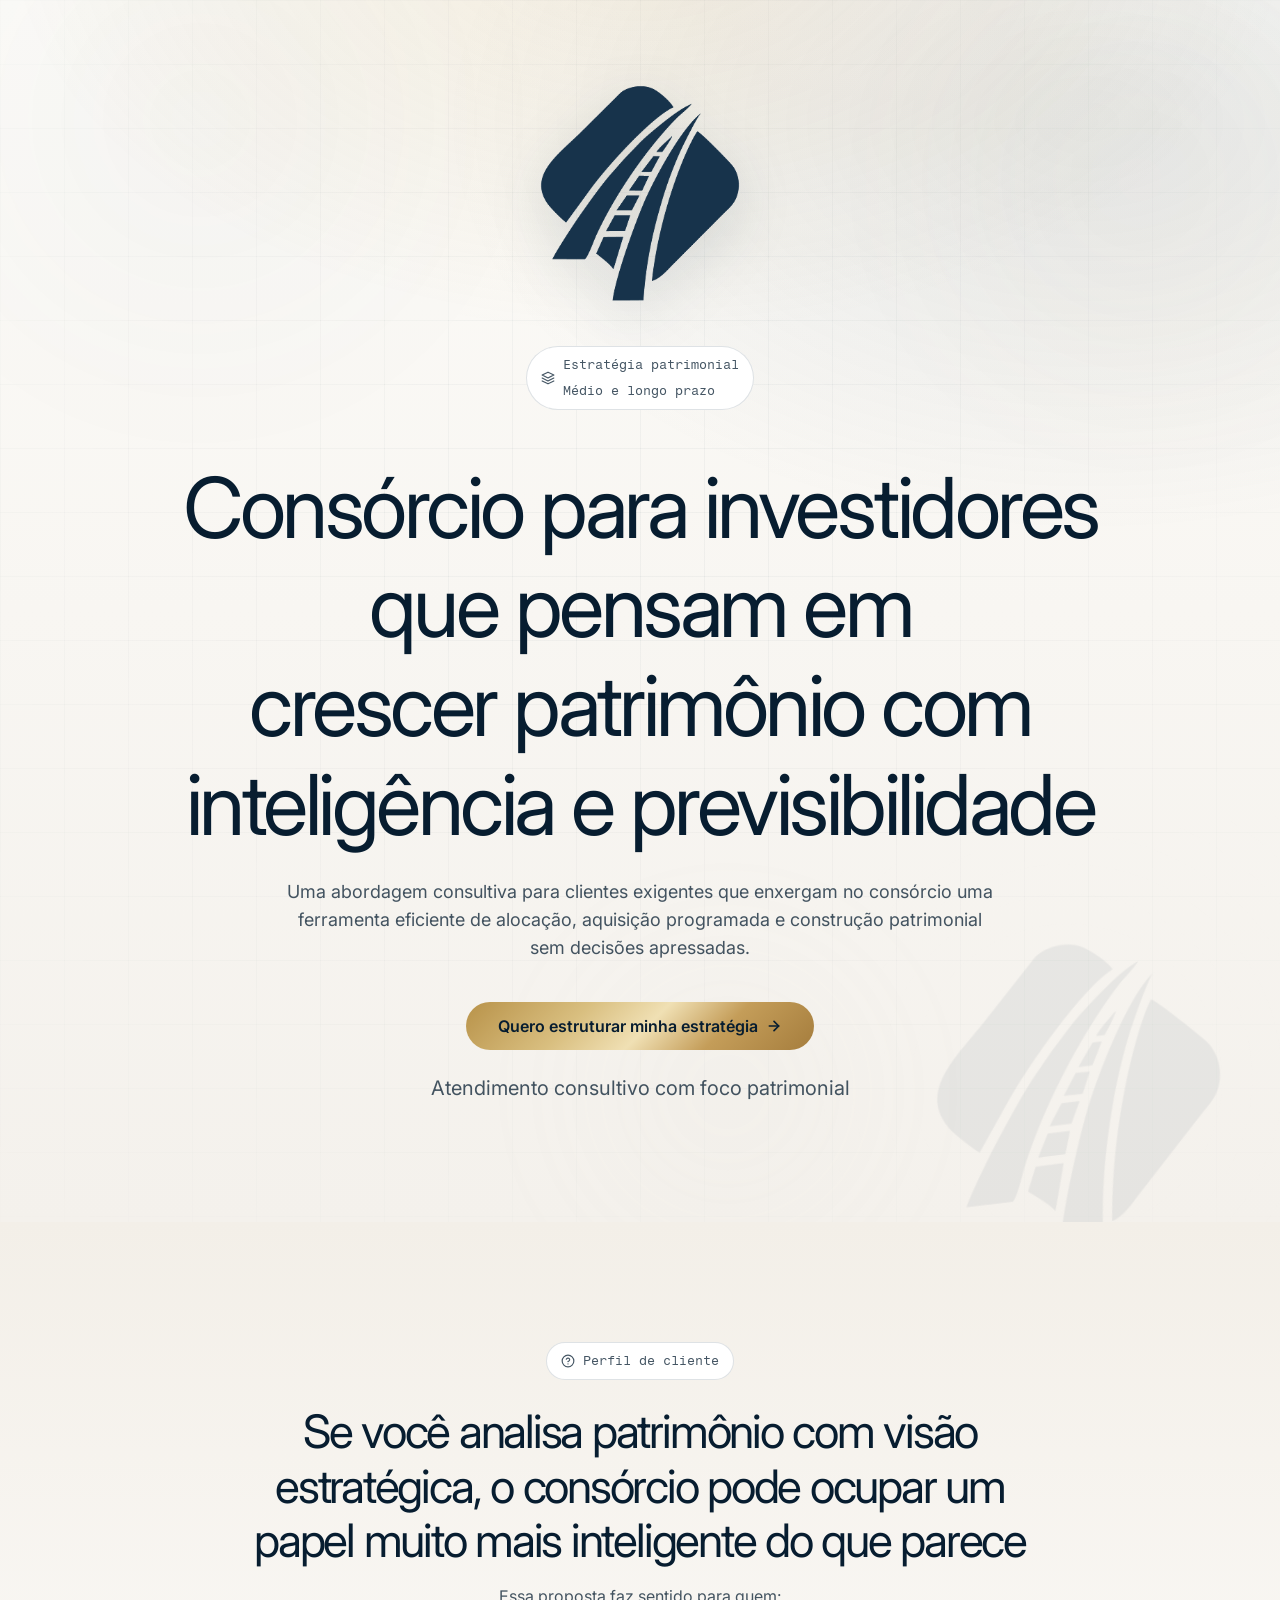
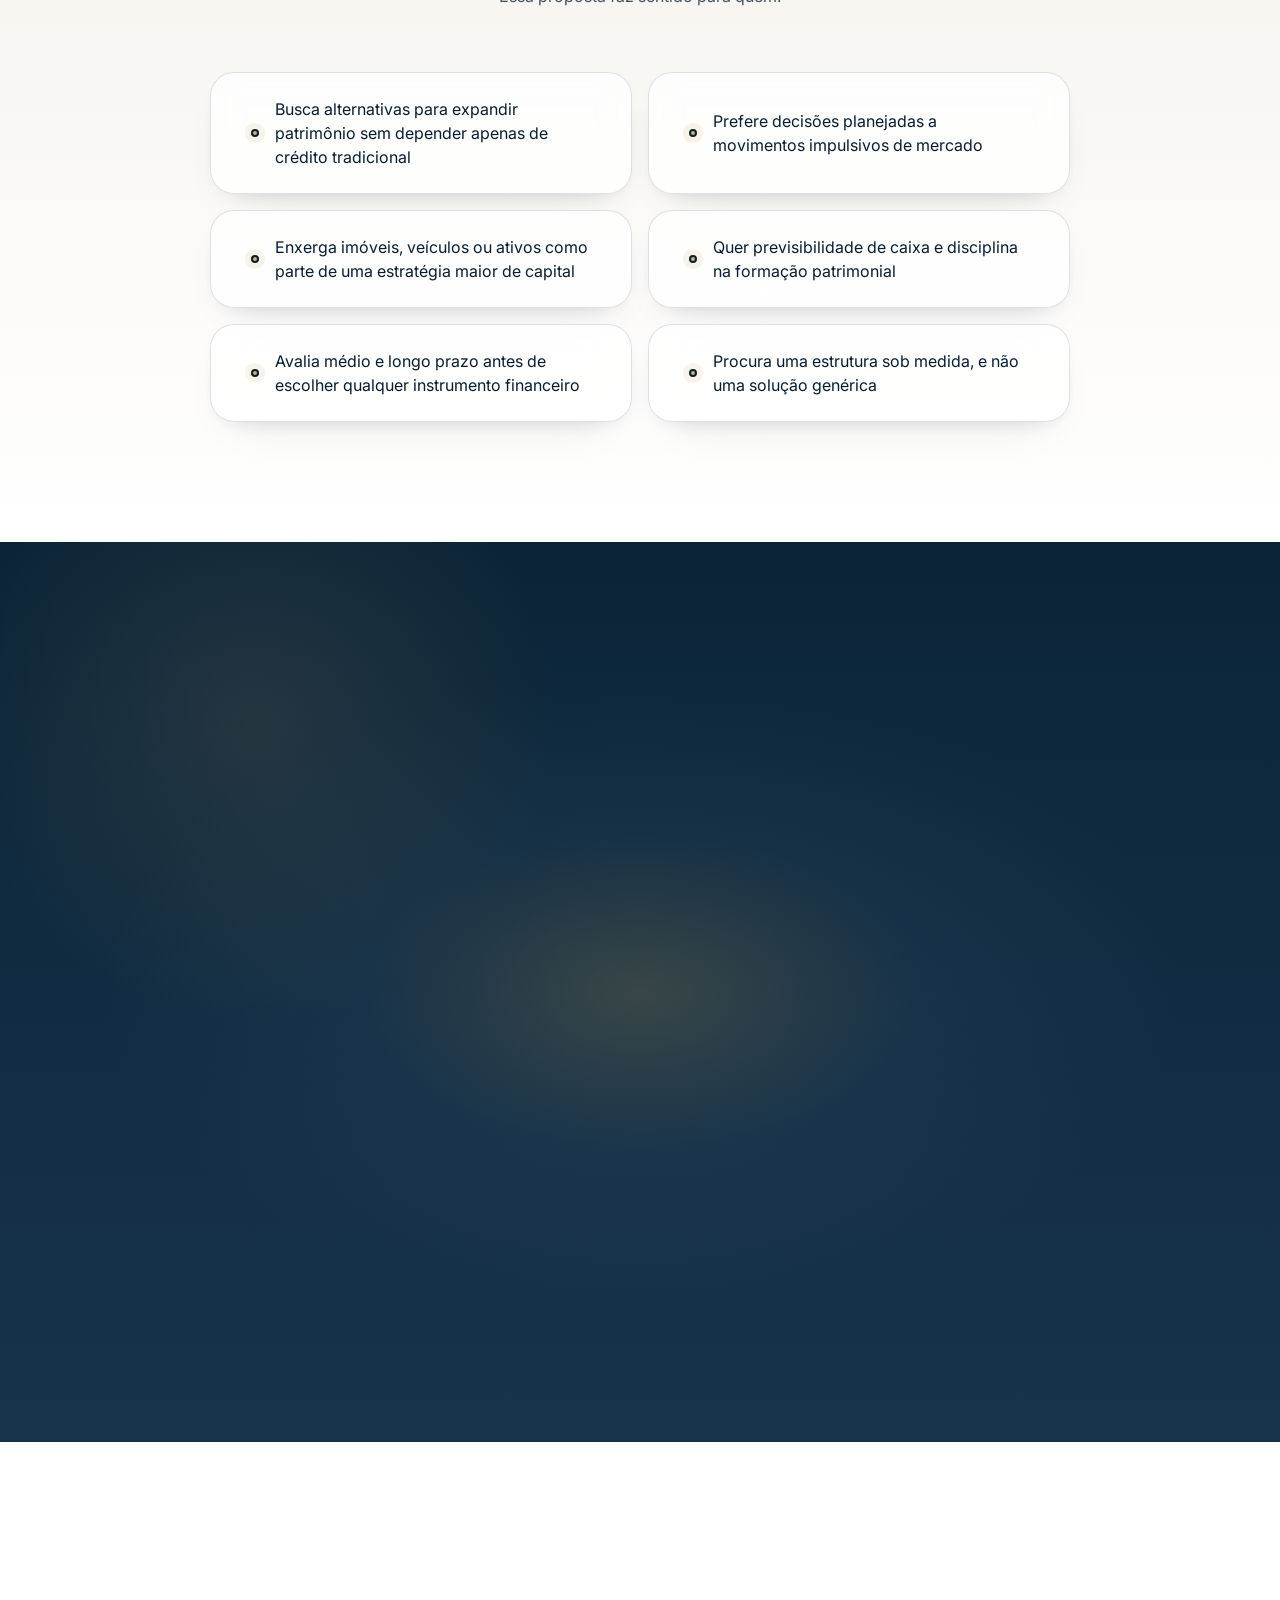
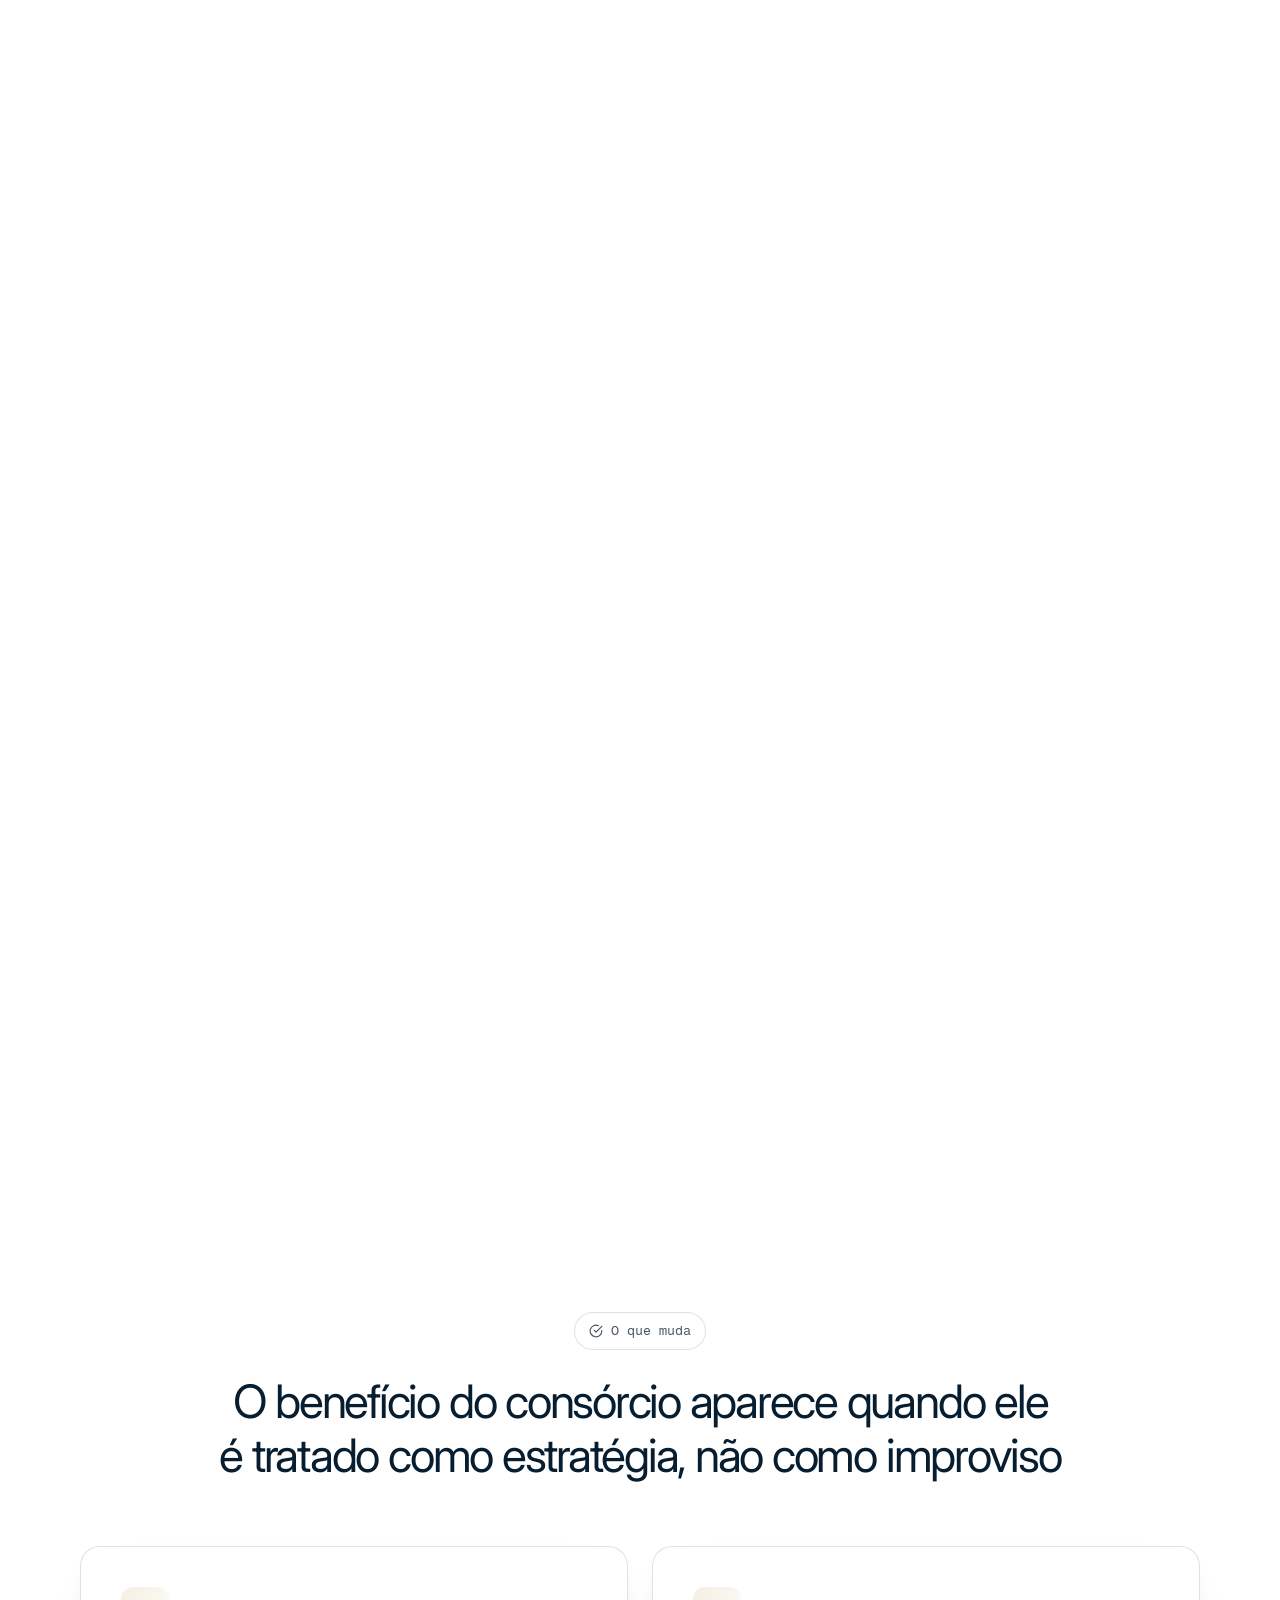
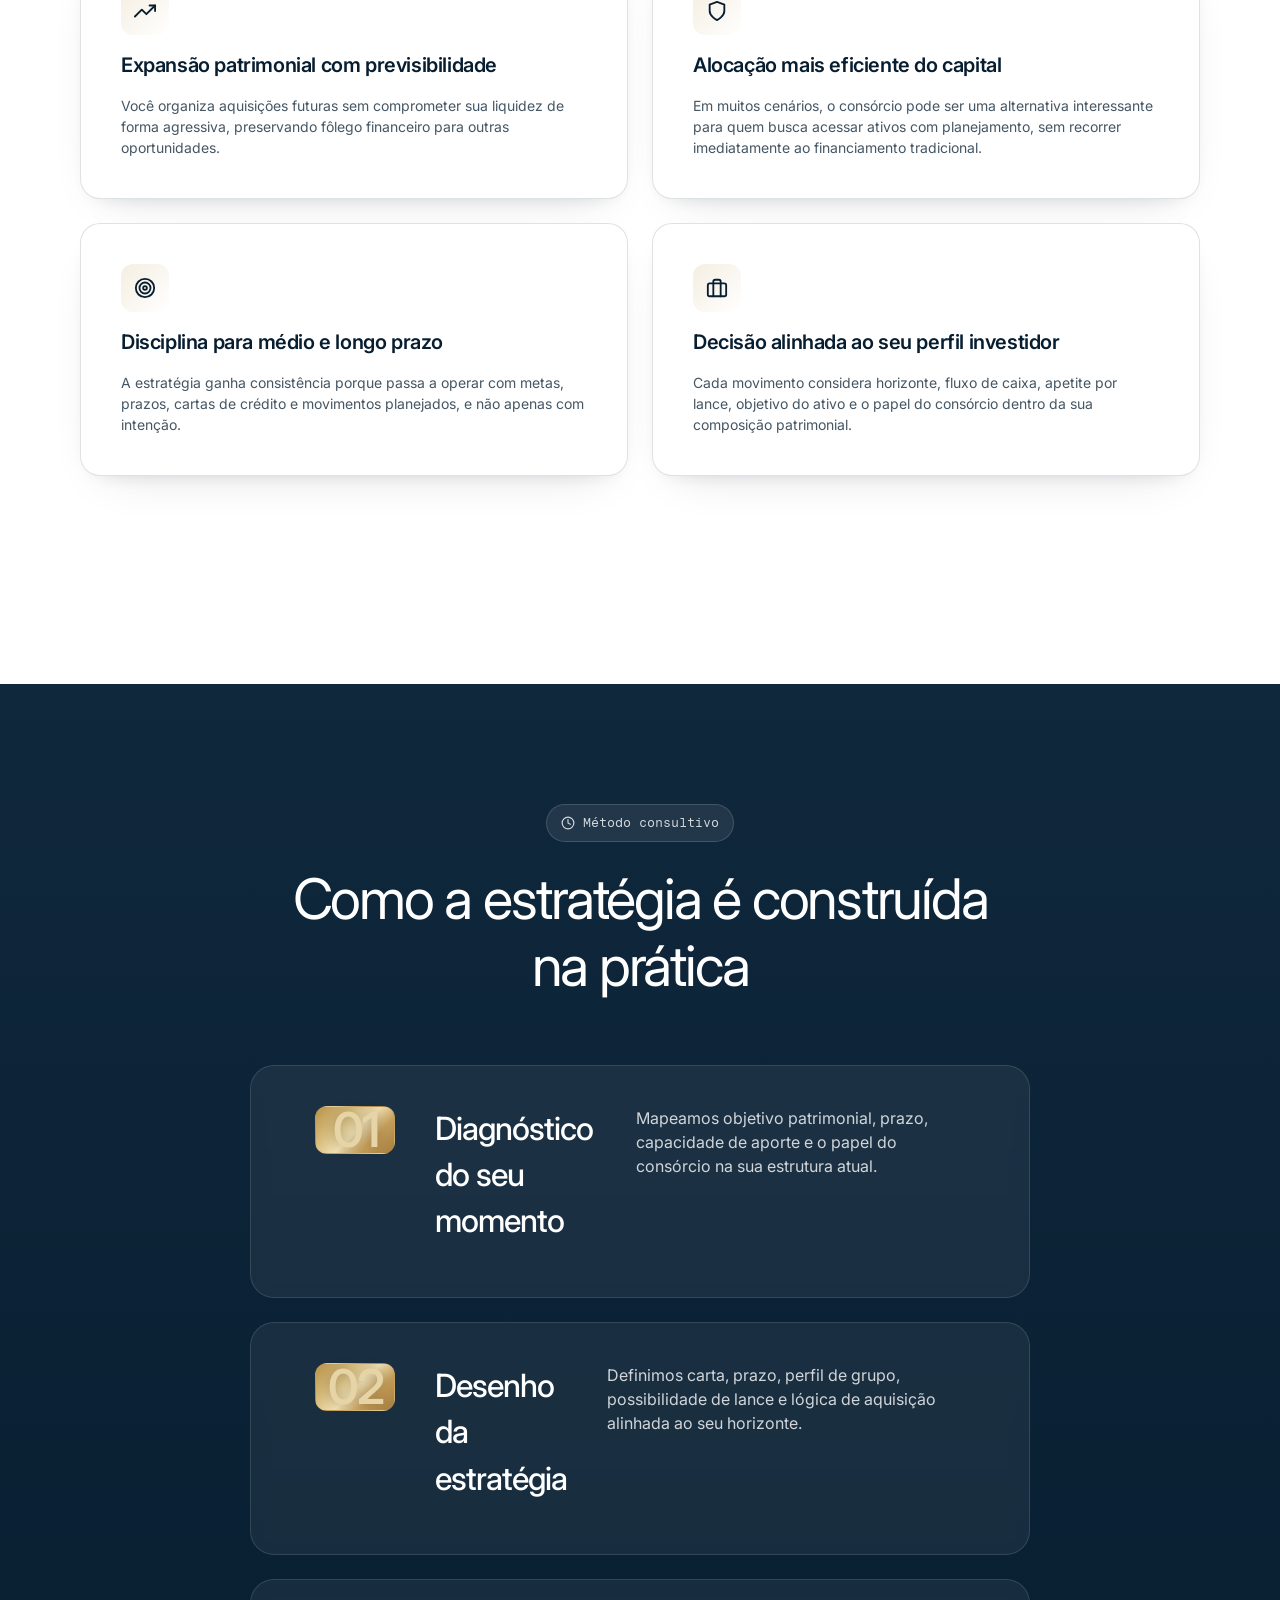
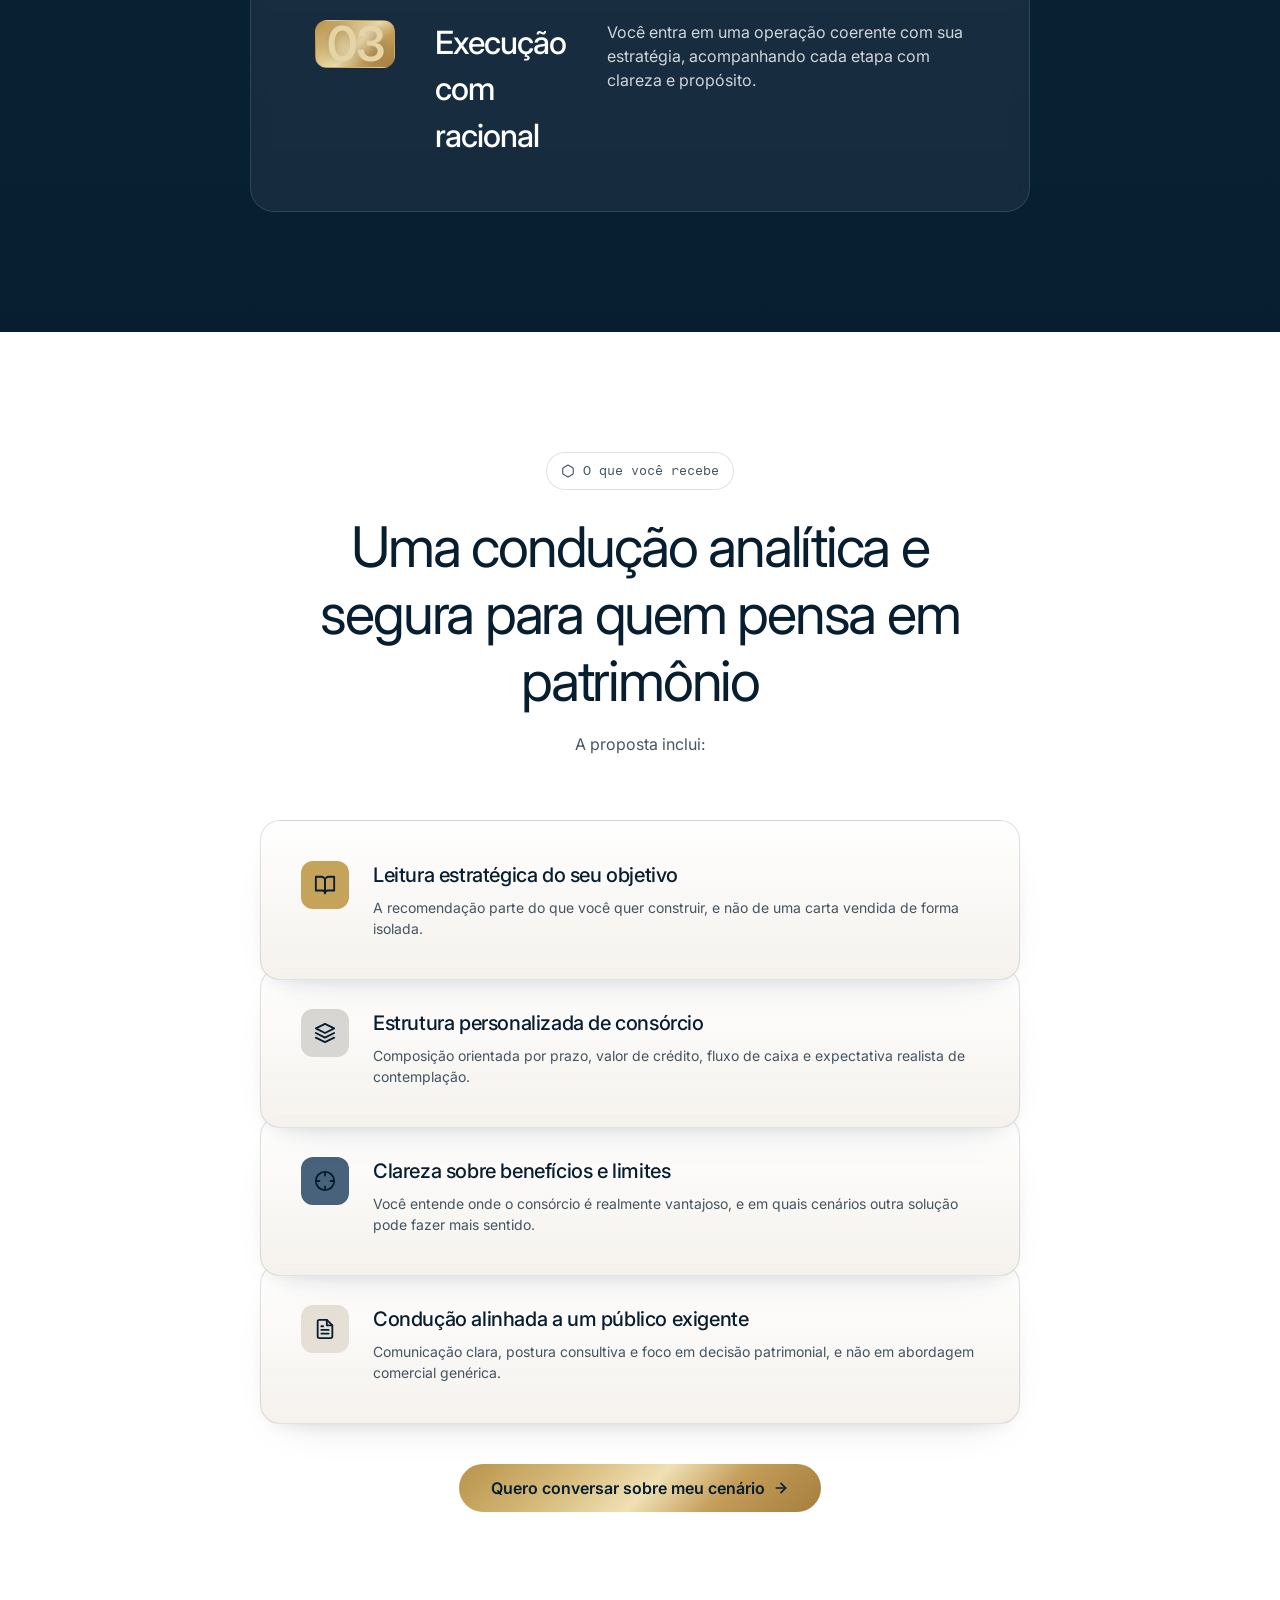
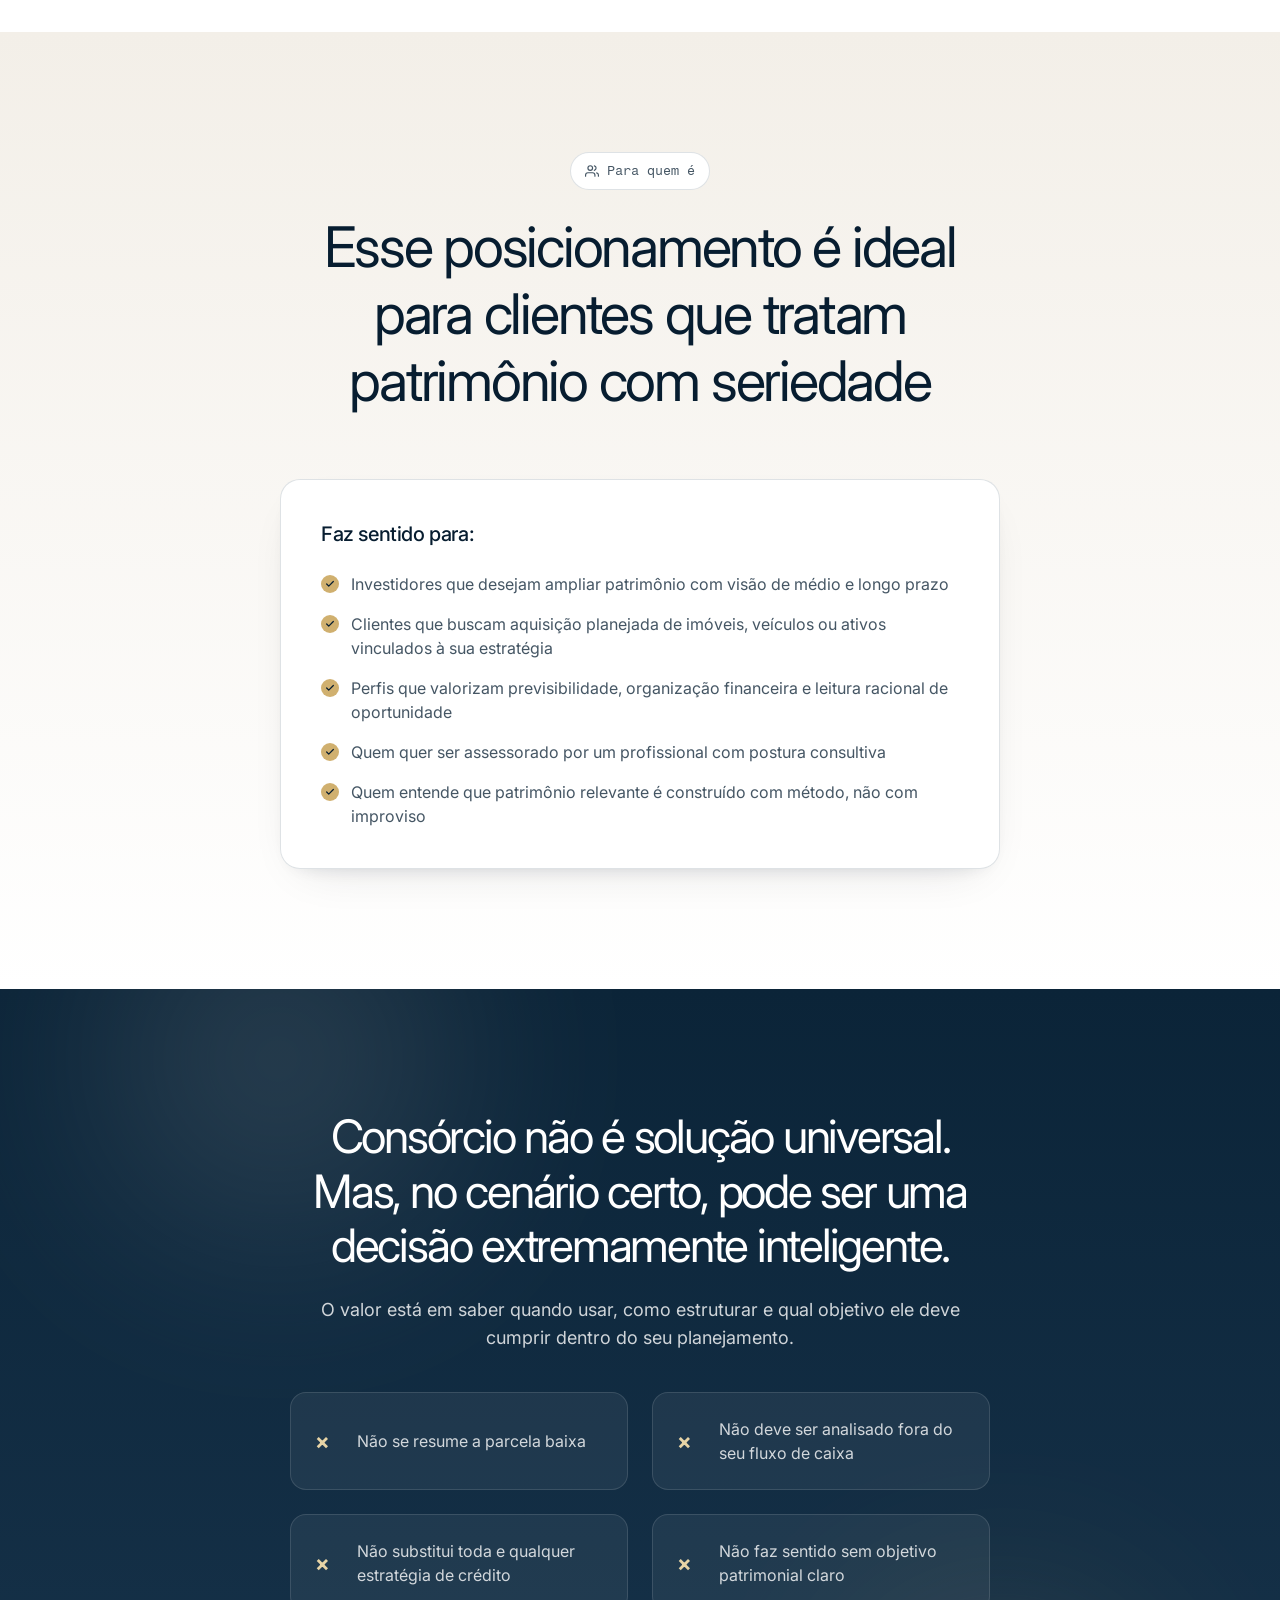
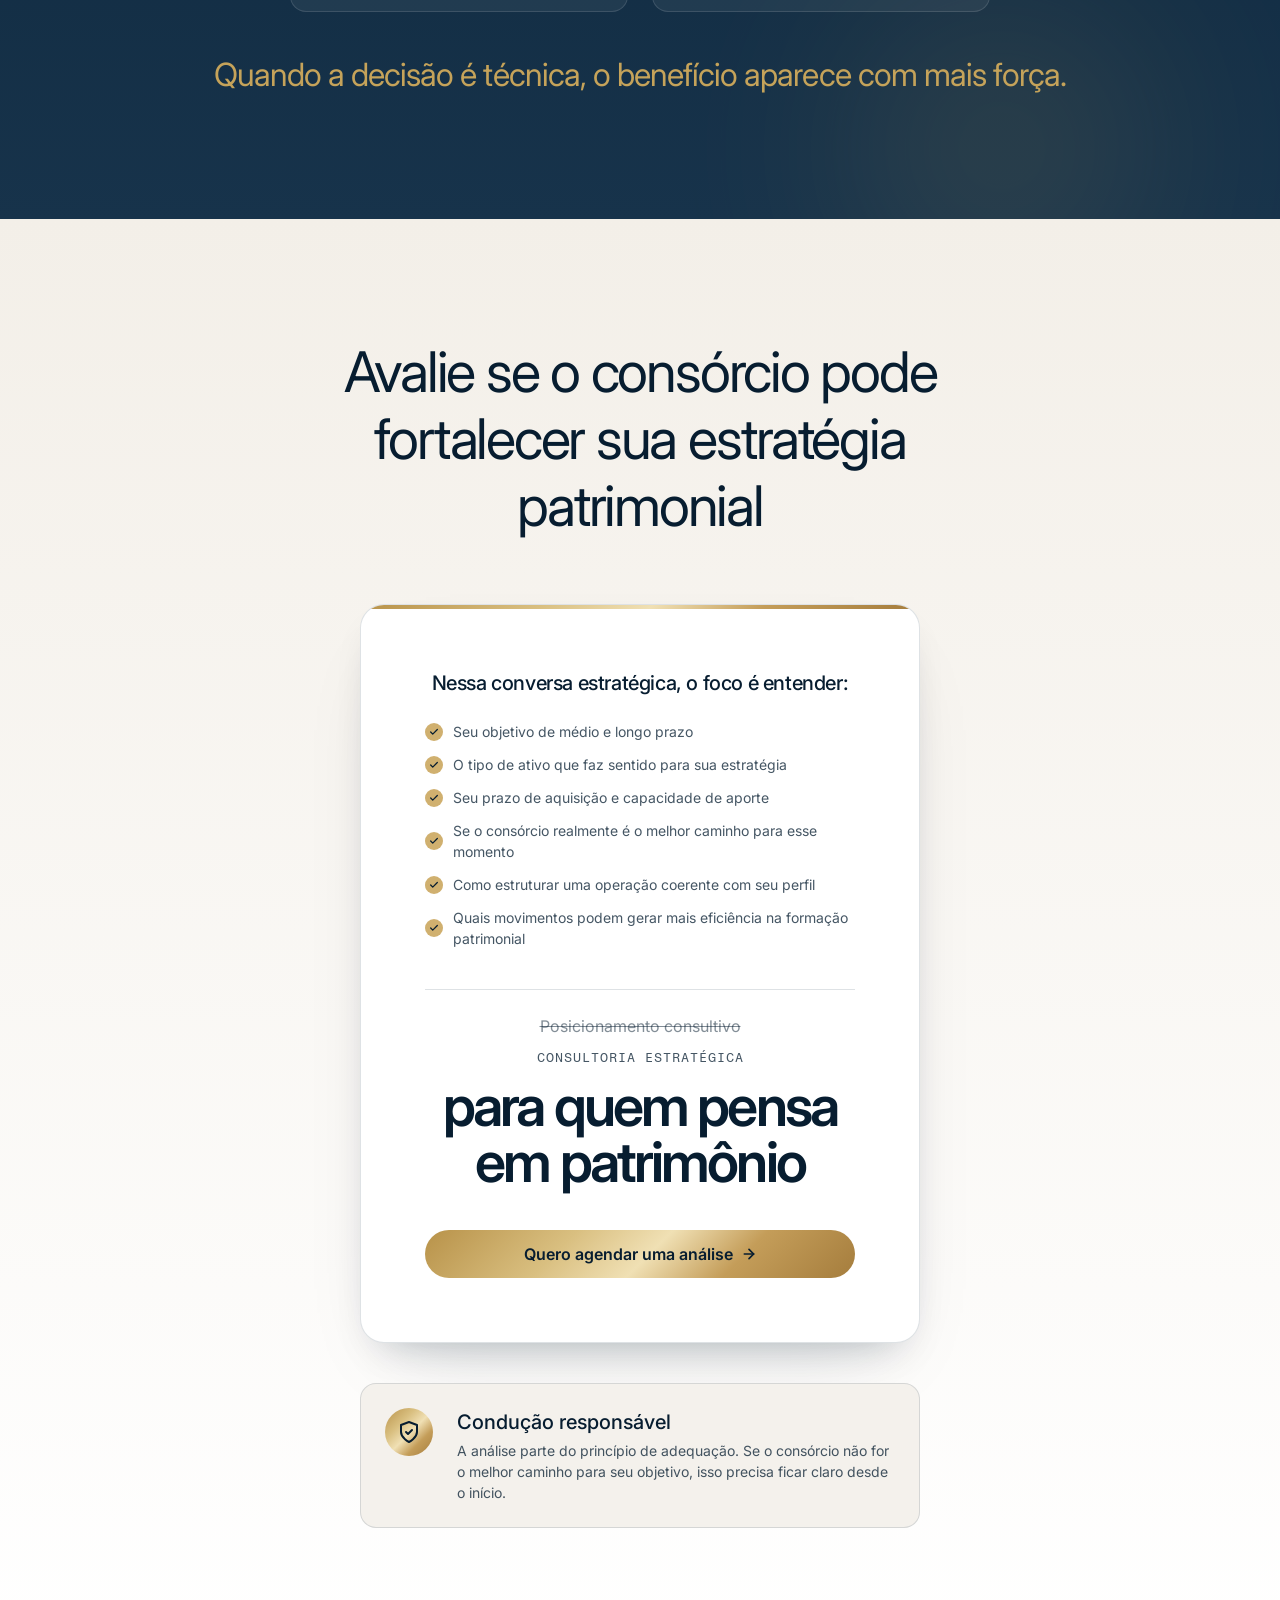
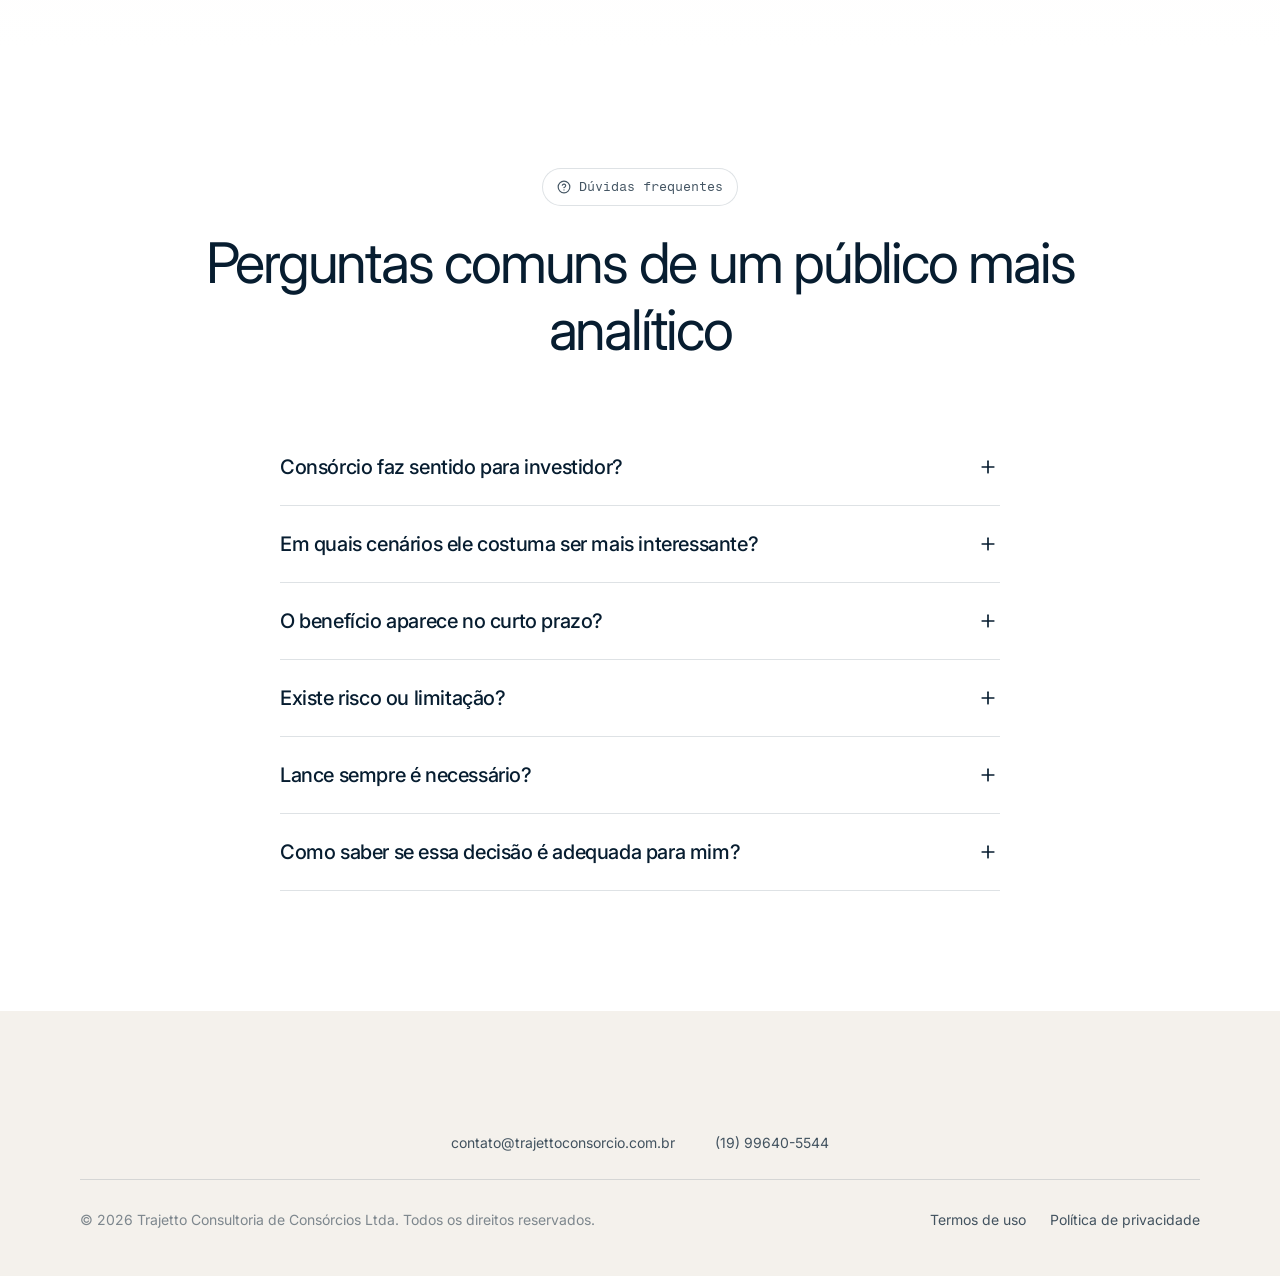
<file: index.html>
<!DOCTYPE html>
<html lang="pt-BR">
<head>
  <meta charset="UTF-8">
  <meta name="viewport" content="width=device-width, initial-scale=1.0">
  <title>Consórcio Estratégico para Investidores | Médio e Longo Prazo</title>
  <meta name="description" content="Estruture uma estratégia de consórcio voltada para investidores que buscam expansão patrimonial, previsibilidade e decisões inteligentes no médio e longo prazo.">

  <link rel="preconnect" href="https://fonts.googleapis.com">
  <link rel="preconnect" href="https://fonts.gstatic.com" crossorigin>
  <link rel="preconnect" href="https://framerusercontent.com">

  <link rel="stylesheet" href="https://fonts.googleapis.com/css2?family=Inter:wght@400;500;600;700&family=Fragment+Mono&display=swap">

  <link rel="icon" type="image/png" sizes="32x32" href="assets/img/favicon/favicon-32x32.png">
  <link rel="icon" type="image/png" sizes="16x16" href="assets/img/favicon/favicon-16x16.png">
  <link rel="apple-touch-icon" sizes="180x180" href="assets/img/favicon/apple-touch-icon.png">

  <script>document.documentElement.classList.add('js-ready')</script>
  <link rel="stylesheet" href="assets/css/variables.css">
  <link rel="stylesheet" href="assets/css/typography.css">
  <link rel="stylesheet" href="assets/css/components.css">
  <link rel="stylesheet" href="assets/css/animations.css">
  <link rel="stylesheet" href="assets/css/effects.css">
  <link rel="stylesheet" href="assets/css/page.css">
</head>
<body>

  <section class="kit-section hero-section" style="padding-top: 80px;">
    <div class="hero-bg" aria-hidden="true">
      <div class="hero-orb hero-orb--1"></div>
      <div class="hero-orb hero-orb--2"></div>
      <div class="hero-orb hero-orb--3"></div>
      <div class="hero-grid"></div>
      <div class="hero-watermark">
        <img src="assets/img/logo-watermark.png" alt="" class="hero-watermark__image">
      </div>
    </div>

    <div class="kit-container" style="text-align: center;">
      <div class="hero-brand" data-anim="fade-in">
        <img src="assets/img/sublogo-trajetto.png" alt="Trajetto Consultoria de Consórcios" class="hero-brand__logo">
      </div>
      <div data-anim="fade-in">
        <span class="kit-section-header__badge">
          <svg width="14" height="14" viewBox="0 0 24 24" fill="none" stroke="currentColor" stroke-width="2" stroke-linecap="round" stroke-linejoin="round"><path d="M12 2L2 7l10 5 10-5-10-5z"/><path d="M2 17l10 5 10-5"/><path d="M2 12l10 5 10-5"/></svg>
          <span class="hero-badge-text">
            <span>Estratégia patrimonial</span>
            <span>Médio e longo prazo</span>
          </span>
        </span>
      </div>
      <h1 class="kit-h1" data-anim="fade-in" data-anim-delay="1" style="max-width: 1040px; margin: var(--kit-gap-lg) auto 0; font-size: clamp(28px, 7.6vw, 84px); line-height: 1.18; text-wrap: balance;">
        Consórcio para investidores que pensam em crescer patrimônio com inteligência e previsibilidade
      </h1>
      <p class="kit-body" data-anim="fade-in" data-anim-delay="2" style="max-width: 720px; margin: var(--kit-gap-lg) auto 0; font-size: 18px; line-height: 28px;">
        Uma abordagem consultiva para clientes exigentes que enxergam no consórcio uma ferramenta eficiente de alocação, aquisição programada e construção patrimonial sem decisões apressadas.
      </p>
      <div class="pna-hero-cta" data-anim="fade-in" data-anim-delay="3" style="margin-top: var(--kit-gap-xl);">
        <a href="https://wa.me/5519996405544?text=Consultoria" class="kit-btn kit-btn-accent kit-btn-lg" target="_blank" rel="noopener noreferrer">
          Quero estruturar minha estratégia
          <svg width="16" height="16" viewBox="0 0 24 24" fill="none" stroke="currentColor" stroke-width="2.5" stroke-linecap="round" stroke-linejoin="round"><line x1="5" y1="12" x2="19" y2="12"></line><polyline points="12 5 19 12 12 19"></polyline></svg>
        </a>
        <p class="pna-hero-price">
          Atendimento consultivo com foco patrimonial
        </p>
      </div>
    </div>
  </section>

  <section class="kit-section kit-section--gradient-light" id="identificacao">
    <div class="kit-container">
      <div class="kit-section-header" data-anim="fade-in" style="max-width: 920px;">
        <span class="kit-section-header__badge">
          <svg width="14" height="14" viewBox="0 0 24 24" fill="none" stroke="currentColor" stroke-width="2" stroke-linecap="round" stroke-linejoin="round"><circle cx="12" cy="12" r="10"></circle><path d="M9.09 9a3 3 0 0 1 5.83 1c0 2-3 3-3 3"></path><line x1="12" y1="17" x2="12.01" y2="17"></line></svg>
          Perfil de cliente
        </span>
        <h2 class="kit-h2">Se você analisa patrimônio com visão estratégica, o consórcio pode ocupar um papel muito mais inteligente do que parece</h2>
        <p class="kit-section-header__subtitle">Essa proposta faz sentido para quem:</p>
      </div>
      <div class="pna-spotlight-grid">
        <div class="pna-spotlight-item" data-anim="slide-left" data-anim-delay="1">
          <span class="pna-spotlight-dot"></span>
          Busca alternativas para expandir patrimônio sem depender apenas de crédito tradicional
        </div>
        <div class="pna-spotlight-item" data-anim="slide-right" data-anim-delay="2">
          <span class="pna-spotlight-dot"></span>
          Prefere decisões planejadas a movimentos impulsivos de mercado
        </div>
        <div class="pna-spotlight-item" data-anim="slide-left" data-anim-delay="3">
          <span class="pna-spotlight-dot"></span>
          Enxerga imóveis, veículos ou ativos como parte de uma estratégia maior de capital
        </div>
        <div class="pna-spotlight-item" data-anim="slide-right" data-anim-delay="4">
          <span class="pna-spotlight-dot"></span>
          Quer previsibilidade de caixa e disciplina na formação patrimonial
        </div>
        <div class="pna-spotlight-item" data-anim="slide-left" data-anim-delay="5">
          <span class="pna-spotlight-dot"></span>
          Avalia médio e longo prazo antes de escolher qualquer instrumento financeiro
        </div>
        <div class="pna-spotlight-item" data-anim="slide-right" data-anim-delay="6">
          <span class="pna-spotlight-dot"></span>
          Procura uma estrutura sob medida, e não uma solução genérica
        </div>
      </div>
    </div>
  </section>

  <div class="pna-story-section" id="problema">
    <div class="pna-story-sticky">
      <div class="pna-story-glow" aria-hidden="true"></div>
      <p class="pna-story-phrase pna-story-phrase--1" id="pna-story-1">
        Patrimônio consistente não nasce de pressa. Nasce de estratégia, disciplina e timing.
      </p>
      <p class="pna-story-phrase pna-story-phrase--2" id="pna-story-2">
        Quando bem estruturado, o consórcio deixa de ser compra parcelada e passa a ser instrumento de expansão.
      </p>
    </div>
  </div>

  <section class="kit-section" id="transformacao">
    <div class="kit-container">
      <div class="kit-section-header" data-anim="fade-in" style="max-width: 920px;">
        <span class="kit-section-header__badge">
          <svg width="14" height="14" viewBox="0 0 24 24" fill="none" stroke="currentColor" stroke-width="2" stroke-linecap="round" stroke-linejoin="round"><path d="M22 11.08V12a10 10 0 1 1-5.93-9.14"></path><polyline points="22 4 12 14.01 9 11.01"></polyline></svg>
          O que muda
        </span>
        <h2 class="kit-h2">O benefício do consórcio aparece quando ele é tratado como estratégia, não como improviso</h2>
      </div>
      <div class="pna-benefit-grid">
        <div class="pna-benefit-card" data-anim="fade-in" data-anim-delay="1">
          <div class="pna-benefit-card__icon">
            <svg width="22" height="22" viewBox="0 0 24 24" fill="none" stroke="currentColor" stroke-width="2" stroke-linecap="round" stroke-linejoin="round"><polyline points="23 6 13.5 15.5 8.5 10.5 1 18"/><polyline points="17 6 23 6 23 12"/></svg>
          </div>
          <h3 class="pna-benefit-card__title">Expansão patrimonial com previsibilidade</h3>
          <p class="pna-benefit-card__text">Você organiza aquisições futuras sem comprometer sua liquidez de forma agressiva, preservando fôlego financeiro para outras oportunidades.</p>
        </div>
        <div class="pna-benefit-card" data-anim="fade-in" data-anim-delay="2">
          <div class="pna-benefit-card__icon">
            <svg width="22" height="22" viewBox="0 0 24 24" fill="none" stroke="currentColor" stroke-width="2" stroke-linecap="round" stroke-linejoin="round"><path d="M12 22s8-4 8-10V5l-8-3-8 3v7c0 6 8 10 8 10z"/></svg>
          </div>
          <h3 class="pna-benefit-card__title">Alocação mais eficiente do capital</h3>
          <p class="pna-benefit-card__text">Em muitos cenários, o consórcio pode ser uma alternativa interessante para quem busca acessar ativos com planejamento, sem recorrer imediatamente ao financiamento tradicional.</p>
        </div>
        <div class="pna-benefit-card" data-anim="fade-in" data-anim-delay="3">
          <div class="pna-benefit-card__icon">
            <svg width="22" height="22" viewBox="0 0 24 24" fill="none" stroke="currentColor" stroke-width="2" stroke-linecap="round" stroke-linejoin="round"><circle cx="12" cy="12" r="10"/><circle cx="12" cy="12" r="6"/><circle cx="12" cy="12" r="2"/></svg>
          </div>
          <h3 class="pna-benefit-card__title">Disciplina para médio e longo prazo</h3>
          <p class="pna-benefit-card__text">A estratégia ganha consistência porque passa a operar com metas, prazos, cartas de crédito e movimentos planejados, e não apenas com intenção.</p>
        </div>
        <div class="pna-benefit-card" data-anim="fade-in" data-anim-delay="4">
          <div class="pna-benefit-card__icon">
            <svg width="22" height="22" viewBox="0 0 24 24" fill="none" stroke="currentColor" stroke-width="2" stroke-linecap="round" stroke-linejoin="round"><rect x="2" y="7" width="20" height="14" rx="2" ry="2"/><path d="M16 21V5a2 2 0 0 0-2-2h-4a2 2 0 0 0-2 2v16"/></svg>
          </div>
          <h3 class="pna-benefit-card__title">Decisão alinhada ao seu perfil investidor</h3>
          <p class="pna-benefit-card__text">Cada movimento considera horizonte, fluxo de caixa, apetite por lance, objetivo do ativo e o papel do consórcio dentro da sua composição patrimonial.</p>
        </div>
      </div>
      <div style="text-align: center; margin-top: var(--kit-gap-xl);" data-anim="fade-in" data-anim-delay="5">
        <a href="https://wa.me/5519996405544?text=Consultoria" class="kit-btn kit-btn-accent kit-btn-lg" target="_blank" rel="noopener noreferrer">
          Quero avaliar esse modelo
          <svg width="16" height="16" viewBox="0 0 24 24" fill="none" stroke="currentColor" stroke-width="2.5" stroke-linecap="round" stroke-linejoin="round"><line x1="5" y1="12" x2="19" y2="12"></line><polyline points="12 5 19 12 12 19"></polyline></svg>
        </a>
      </div>
    </div>
  </section>

  <section class="pna-steps-scroll-section" id="como-funciona">
    <div class="kit-container">
      <div class="kit-section-header pna-steps-header" data-anim="fade-in">
        <span class="kit-section-header__badge">
          <svg width="14" height="14" viewBox="0 0 24 24" fill="none" stroke="currentColor" stroke-width="2" stroke-linecap="round" stroke-linejoin="round"><circle cx="12" cy="12" r="10"></circle><polyline points="12 6 12 12 16 14"></polyline></svg>
          Método consultivo
        </span>
        <h2 class="kit-h2">Como a estratégia é construída na prática</h2>
      </div>
      <div class="pna-steps-panels">
        <div class="pna-step-panel" data-phase="1" data-anim="fade-in" data-anim-delay="1">
          <div class="pna-step-number">01</div>
          <h3 class="pna-step-title">Diagnóstico do seu momento</h3>
          <p class="pna-step-text">Mapeamos objetivo patrimonial, prazo, capacidade de aporte e o papel do consórcio na sua estrutura atual.</p>
        </div>
        <div class="pna-step-panel" data-phase="2" data-anim="fade-in" data-anim-delay="2">
          <div class="pna-step-number">02</div>
          <h3 class="pna-step-title">Desenho da estratégia</h3>
          <p class="pna-step-text">Definimos carta, prazo, perfil de grupo, possibilidade de lance e lógica de aquisição alinhada ao seu horizonte.</p>
        </div>
        <div class="pna-step-panel" data-phase="3" data-anim="fade-in" data-anim-delay="3">
          <div class="pna-step-number">03</div>
          <h3 class="pna-step-title">Execução com racional</h3>
          <p class="pna-step-text">Você entra em uma operação coerente com sua estratégia, acompanhando cada etapa com clareza e propósito.</p>
        </div>
      </div>
    </div>
  </section>

  <section class="kit-section" id="entregaveis">
    <div class="kit-container">
      <div class="kit-section-header" data-anim="fade-in">
        <span class="kit-section-header__badge">
          <svg width="14" height="14" viewBox="0 0 24 24" fill="none" stroke="currentColor" stroke-width="2" stroke-linecap="round" stroke-linejoin="round"><path d="M21 16V8a2 2 0 0 0-1-1.73l-7-4a2 2 0 0 0-2 0l-7 4A2 2 0 0 0 3 8v8a2 2 0 0 0 1 1.73l7 4a2 2 0 0 0 2 0l7-4A2 2 0 0 0 21 16z"></path></svg>
          O que você recebe
        </span>
        <h2 class="kit-h2">Uma condução analítica e segura para quem pensa em patrimônio</h2>
        <p class="kit-section-header__subtitle">A proposta inclui:</p>
      </div>
      <div class="pna-deliverables-stack">
        <div class="pna-deliverable-card kit-hover-lift" data-anim="scale-in" data-anim-delay="1">
          <div class="pna-deliverable-icon pna-deliverable-icon--lime">
            <svg width="22" height="22" viewBox="0 0 24 24" fill="none" stroke="currentColor" stroke-width="2" stroke-linecap="round" stroke-linejoin="round"><path d="M2 3h6a4 4 0 0 1 4 4v14a3 3 0 0 0-3-3H2z"/><path d="M22 3h-6a4 4 0 0 0-4 4v14a3 3 0 0 1 3-3h7z"/></svg>
          </div>
          <div>
            <h3 class="pna-deliverable-title">Leitura estratégica do seu objetivo</h3>
            <p class="pna-deliverable-text">A recomendação parte do que você quer construir, e não de uma carta vendida de forma isolada.</p>
          </div>
        </div>
        <div class="pna-deliverable-card kit-hover-lift" data-anim="scale-in" data-anim-delay="2">
          <div class="pna-deliverable-icon pna-deliverable-icon--purple">
            <svg width="22" height="22" viewBox="0 0 24 24" fill="none" stroke="currentColor" stroke-width="2" stroke-linecap="round" stroke-linejoin="round"><polygon points="12 2 2 7 12 12 22 7 12 2"/><polyline points="2 17 12 22 22 17"/><polyline points="2 12 12 17 22 12"/></svg>
          </div>
          <div>
            <h3 class="pna-deliverable-title">Estrutura personalizada de consórcio</h3>
            <p class="pna-deliverable-text">Composição orientada por prazo, valor de crédito, fluxo de caixa e expectativa realista de contemplação.</p>
          </div>
        </div>
        <div class="pna-deliverable-card kit-hover-lift" data-anim="scale-in" data-anim-delay="3">
          <div class="pna-deliverable-icon pna-deliverable-icon--blue">
            <svg width="22" height="22" viewBox="0 0 24 24" fill="none" stroke="currentColor" stroke-width="2" stroke-linecap="round" stroke-linejoin="round"><circle cx="12" cy="12" r="10"/><line x1="22" y1="12" x2="18" y2="12"/><line x1="6" y1="12" x2="2" y2="12"/><line x1="12" y1="6" x2="12" y2="2"/><line x1="12" y1="22" x2="12" y2="18"/></svg>
          </div>
          <div>
            <h3 class="pna-deliverable-title">Clareza sobre benefícios e limites</h3>
            <p class="pna-deliverable-text">Você entende onde o consórcio é realmente vantajoso, e em quais cenários outra solução pode fazer mais sentido.</p>
          </div>
        </div>
        <div class="pna-deliverable-card kit-hover-lift" data-anim="scale-in" data-anim-delay="4">
          <div class="pna-deliverable-icon pna-deliverable-icon--pink">
            <svg width="22" height="22" viewBox="0 0 24 24" fill="none" stroke="currentColor" stroke-width="2" stroke-linecap="round" stroke-linejoin="round"><path d="M14 2H6a2 2 0 0 0-2 2v16a2 2 0 0 0 2 2h12a2 2 0 0 0 2-2V8z"/><polyline points="14 2 14 8 20 8"/><line x1="16" y1="13" x2="8" y2="13"/><line x1="16" y1="17" x2="8" y2="17"/><polyline points="10 9 9 9 8 9"/></svg>
          </div>
          <div>
            <h3 class="pna-deliverable-title">Condução alinhada a um público exigente</h3>
            <p class="pna-deliverable-text">Comunicação clara, postura consultiva e foco em decisão patrimonial, e não em abordagem comercial genérica.</p>
          </div>
        </div>
      </div>
      <div style="text-align: center; margin-top: var(--kit-gap-xl);" data-anim="fade-in" data-anim-delay="5">
        <a href="https://wa.me/5519996405544?text=Consultoria" class="kit-btn kit-btn-accent kit-btn-lg" target="_blank" rel="noopener noreferrer">
          Quero conversar sobre meu cenário
          <svg width="16" height="16" viewBox="0 0 24 24" fill="none" stroke="currentColor" stroke-width="2.5" stroke-linecap="round" stroke-linejoin="round"><line x1="5" y1="12" x2="19" y2="12"></line><polyline points="12 5 19 12 12 19"></polyline></svg>
        </a>
      </div>
    </div>
  </section>

  <section class="kit-section kit-section--gradient-light" id="para-quem">
    <div class="kit-container">
      <div class="kit-section-header" data-anim="fade-in">
        <span class="kit-section-header__badge">
          <svg width="14" height="14" viewBox="0 0 24 24" fill="none" stroke="currentColor" stroke-width="2" stroke-linecap="round" stroke-linejoin="round"><path d="M17 21v-2a4 4 0 0 0-4-4H5a4 4 0 0 0-4 4v2"></path><circle cx="9" cy="7" r="4"></circle><path d="M23 21v-2a4 4 0 0 0-3-3.87"></path><path d="M16 3.13a4 4 0 0 1 0 7.75"></path></svg>
          Para quem é
        </span>
        <h2 class="kit-h2">Esse posicionamento é ideal para clientes que tratam patrimônio com seriedade</h2>
      </div>
      <div class="kit-card" style="max-width: 720px; margin: 0 auto;" data-anim="fade-in" data-anim-delay="1">
        <p class="kit-h5" style="font-weight: var(--kit-fw-medium); margin-bottom: var(--kit-gap-lg);">Faz sentido para:</p>
        <ul class="pna-transform-list">
          <li>Investidores que desejam ampliar patrimônio com visão de médio e longo prazo</li>
          <li>Clientes que buscam aquisição planejada de imóveis, veículos ou ativos vinculados à sua estratégia</li>
          <li>Perfis que valorizam previsibilidade, organização financeira e leitura racional de oportunidade</li>
          <li>Quem quer ser assessorado por um profissional com postura consultiva</li>
          <li>Quem entende que patrimônio relevante é construído com método, não com improviso</li>
        </ul>
      </div>
    </div>
  </section>

  <section class="kit-section kit-section--dark">
    <div class="kit-container" style="text-align: center;">
      <div class="kit-effect-glow-lime" style="bottom: -80px; right: 10%;"></div>
      <div class="kit-effect-glow-purple" style="top: -80px; left: 10%; width: 300px; height: 300px;"></div>
      <h2 class="kit-h2" data-anim="fade-in" style="color: var(--kit-white); max-width: 920px; margin: 0 auto; font-size: clamp(38px, 3.6vw, 54px); line-height: 1.18; text-wrap: balance;">
        Consórcio não é solução universal. Mas, no cenário certo, pode ser uma decisão extremamente inteligente.
      </h2>
      <p class="kit-body" data-anim="fade-in" data-anim-delay="1" style="color: var(--kit-white-80); max-width: 640px; margin: var(--kit-gap-lg) auto 0; font-size: 18px; line-height: 28px;">
        O valor está em saber quando usar, como estruturar e qual objetivo ele deve cumprir dentro do seu planejamento.
      </p>
      <div class="pna-objection-grid" data-anim="scale-in" data-anim-delay="2">
        <div class="pna-objection-item">
          <span class="pna-objection-icon">&times;</span>
          <p>Não se resume a parcela baixa</p>
        </div>
        <div class="pna-objection-item">
          <span class="pna-objection-icon">&times;</span>
          <p>Não deve ser analisado fora do seu fluxo de caixa</p>
        </div>
        <div class="pna-objection-item">
          <span class="pna-objection-icon">&times;</span>
          <p>Não substitui toda e qualquer estratégia de crédito</p>
        </div>
        <div class="pna-objection-item">
          <span class="pna-objection-icon">&times;</span>
          <p>Não faz sentido sem objetivo patrimonial claro</p>
        </div>
      </div>
      <p class="kit-h4" data-anim="fade-in" data-anim-delay="3" style="color: var(--kit-accent-lime); margin-top: var(--kit-gap-xl);">
        Quando a decisão é técnica, o benefício aparece com mais força.
      </p>
    </div>
  </section>

  <section class="kit-section kit-section--gradient-light" id="preco">
    <div class="kit-container">
      <div class="kit-section-header" data-anim="fade-in">
        <h2 class="kit-h2">Avalie se o consórcio pode fortalecer sua estratégia patrimonial</h2>
      </div>
      <div class="pna-pricing-box" data-anim="scale-in" data-anim-delay="1">
        <p class="kit-h5" style="font-weight: var(--kit-fw-medium); margin-bottom: var(--kit-gap-lg);">Nessa conversa estratégica, o foco é entender:</p>
        <ul class="pna-pricing-features">
          <li>Seu objetivo de médio e longo prazo</li>
          <li>O tipo de ativo que faz sentido para sua estratégia</li>
          <li>Seu prazo de aquisição e capacidade de aporte</li>
          <li>Se o consórcio realmente é o melhor caminho para esse momento</li>
          <li>Como estruturar uma operação coerente com seu perfil</li>
          <li>Quais movimentos podem gerar mais eficiência na formação patrimonial</li>
        </ul>
        <div class="kit-separator" style="margin-bottom: var(--kit-gap-lg);"></div>
        <p class="pna-pricing-from">Posicionamento consultivo</p>
        <p class="pna-pricing-label">CONSULTORIA ESTRATÉGICA</p>
        <p class="pna-pricing-value" style="font-size: clamp(30px, 5vw, 56px);">para quem pensa em patrimônio</p>
        <a href="https://wa.me/5519996405544?text=Consultoria" class="kit-btn kit-btn-accent kit-btn-lg" style="width: 100%;" target="_blank" rel="noopener noreferrer">
          Quero agendar uma análise
          <svg width="16" height="16" viewBox="0 0 24 24" fill="none" stroke="currentColor" stroke-width="2.5" stroke-linecap="round" stroke-linejoin="round"><line x1="5" y1="12" x2="19" y2="12"></line><polyline points="12 5 19 12 12 19"></polyline></svg>
        </a>
      </div>

      <div class="pna-guarantee" data-anim="fade-in" data-anim-delay="2">
        <div class="pna-guarantee-icon">
          <svg width="24" height="24" viewBox="0 0 24 24" fill="none" stroke="currentColor" stroke-width="2" stroke-linecap="round" stroke-linejoin="round"><path d="M12 22s8-4 8-10V5l-8-3-8 3v7c0 6 8 10 8 10z"/><polyline points="9 12 11 14 15 10"/></svg>
        </div>
        <div>
          <p class="pna-guarantee-title">Condução responsável</p>
          <p class="pna-guarantee-text">A análise parte do princípio de adequação. Se o consórcio não for o melhor caminho para seu objetivo, isso precisa ficar claro desde o início.</p>
        </div>
      </div>
    </div>
  </section>

  <section class="kit-section" id="faq">
    <div class="kit-container">
      <div class="kit-section-header" data-anim="fade-in" style="max-width: 920px;">
        <span class="kit-section-header__badge">
          <svg width="14" height="14" viewBox="0 0 24 24" fill="none" stroke="currentColor" stroke-width="2" stroke-linecap="round" stroke-linejoin="round"><circle cx="12" cy="12" r="10"></circle><path d="M9.09 9a3 3 0 0 1 5.83 1c0 2-3 3-3 3"></path><line x1="12" y1="17" x2="12.01" y2="17"></line></svg>
          Dúvidas frequentes
        </span>
        <h2 class="kit-h2">Perguntas comuns de um público mais analítico</h2>
      </div>
      <div style="max-width: 720px; margin: 0 auto;">
        <div class="kit-faq__item" data-anim="fade-in" data-anim-delay="1">
          <button class="kit-faq__question">
            Consórcio faz sentido para investidor?
            <span class="kit-faq__icon"><svg width="20" height="20" viewBox="0 0 24 24" fill="none" stroke="currentColor" stroke-width="2" stroke-linecap="round" stroke-linejoin="round"><line x1="12" y1="5" x2="12" y2="19"></line><line x1="5" y1="12" x2="19" y2="12"></line></svg></span>
          </button>
          <div class="kit-faq__answer">
            <p class="kit-faq__answer-text">Pode fazer, desde que exista um objetivo patrimonial claro, prazo compatível e uma estrutura coerente com seu fluxo de caixa.</p>
          </div>
        </div>
        <div class="kit-faq__item" data-anim="fade-in" data-anim-delay="2">
          <button class="kit-faq__question">
            Em quais cenários ele costuma ser mais interessante?
            <span class="kit-faq__icon"><svg width="20" height="20" viewBox="0 0 24 24" fill="none" stroke="currentColor" stroke-width="2" stroke-linecap="round" stroke-linejoin="round"><line x1="12" y1="5" x2="12" y2="19"></line><line x1="5" y1="12" x2="19" y2="12"></line></svg></span>
          </button>
          <div class="kit-faq__answer">
            <p class="kit-faq__answer-text">Quando o cliente valoriza planejamento, aquisição programada e busca uma composição patrimonial que não dependa apenas de crédito bancário tradicional.</p>
          </div>
        </div>
        <div class="kit-faq__item" data-anim="fade-in" data-anim-delay="3">
          <button class="kit-faq__question">
            O benefício aparece no curto prazo?
            <span class="kit-faq__icon"><svg width="20" height="20" viewBox="0 0 24 24" fill="none" stroke="currentColor" stroke-width="2" stroke-linecap="round" stroke-linejoin="round"><line x1="12" y1="5" x2="12" y2="19"></line><line x1="5" y1="12" x2="19" y2="12"></line></svg></span>
          </button>
          <div class="kit-faq__answer">
            <p class="kit-faq__answer-text">Normalmente, ele é mais bem aproveitado por quem pensa médio e longo prazo. A leitura correta do tempo é parte central da estratégia.</p>
          </div>
        </div>
        <div class="kit-faq__item" data-anim="fade-in" data-anim-delay="4">
          <button class="kit-faq__question">
            Existe risco ou limitação?
            <span class="kit-faq__icon"><svg width="20" height="20" viewBox="0 0 24 24" fill="none" stroke="currentColor" stroke-width="2" stroke-linecap="round" stroke-linejoin="round"><line x1="12" y1="5" x2="12" y2="19"></line><line x1="5" y1="12" x2="19" y2="12"></line></svg></span>
          </button>
          <div class="kit-faq__answer">
            <p class="kit-faq__answer-text">Sim. Há regras de grupo, dinâmica de contemplação e necessidade de adequação ao seu planejamento financeiro. Por isso, a análise técnica é indispensável.</p>
          </div>
        </div>
        <div class="kit-faq__item" data-anim="fade-in" data-anim-delay="5">
          <button class="kit-faq__question">
            Lance sempre é necessário?
            <span class="kit-faq__icon"><svg width="20" height="20" viewBox="0 0 24 24" fill="none" stroke="currentColor" stroke-width="2" stroke-linecap="round" stroke-linejoin="round"><line x1="12" y1="5" x2="12" y2="19"></line><line x1="5" y1="12" x2="19" y2="12"></line></svg></span>
          </button>
          <div class="kit-faq__answer">
            <p class="kit-faq__answer-text">Nem sempre. A necessidade de lance depende da urgência, do desenho da operação e da estratégia definida para o seu objetivo.</p>
          </div>
        </div>
        <div class="kit-faq__item" data-anim="fade-in" data-anim-delay="6">
          <button class="kit-faq__question">
            Como saber se essa decisão é adequada para mim?
            <span class="kit-faq__icon"><svg width="20" height="20" viewBox="0 0 24 24" fill="none" stroke="currentColor" stroke-width="2" stroke-linecap="round" stroke-linejoin="round"><line x1="12" y1="5" x2="12" y2="19"></line><line x1="5" y1="12" x2="19" y2="12"></line></svg></span>
          </button>
          <div class="kit-faq__answer">
            <p class="kit-faq__answer-text">A resposta vem do alinhamento entre objetivo, prazo, capital disponível e expectativa de retorno patrimonial. A estratégia precisa caber no seu cenário real.</p>
          </div>
        </div>
      </div>
    </div>
  </section>

  <section class="kit-section kit-section--gradient-light" id="termos-de-uso" hidden>
    <div class="kit-container">
      <div class="kit-section-header" data-anim="fade-in" style="max-width: 920px;">
        <span class="kit-section-header__badge">
          <svg width="14" height="14" viewBox="0 0 24 24" fill="none" stroke="currentColor" stroke-width="2" stroke-linecap="round" stroke-linejoin="round"><path d="M14 2H6a2 2 0 0 0-2 2v16a2 2 0 0 0 2 2h12a2 2 0 0 0 2-2V8z"></path><polyline points="14 2 14 8 20 8"></polyline><line x1="16" y1="13" x2="8" y2="13"></line><line x1="16" y1="17" x2="8" y2="17"></line><polyline points="10 9 9 9 8 9"></polyline></svg>
          Informações legais
        </span>
        <h2 class="kit-h2">Termos de uso</h2>
        <p class="kit-section-header__subtitle">Condições gerais para utilização deste site e do atendimento consultivo apresentado nesta página.</p>
      </div>
      <div class="kit-card" data-anim="fade-in" data-anim-delay="1" style="max-width: 920px; margin: 0 auto;">
        <p class="kit-body" style="margin-bottom: var(--kit-gap-lg);">
          Ao acessar e utilizar este site, o usuário declara que leu, compreendeu e concorda com estes Termos de Uso. Caso não concorde com qualquer condição aqui prevista, recomenda-se que interrompa a navegação e não utilize os canais de contato disponibilizados nesta página.
        </p>
        <div class="kit-separator" style="margin: var(--kit-gap-lg) 0;"></div>
        <h3 class="kit-h5" style="margin-bottom: 12px;">1. Identificação</h3>
        <p class="kit-body" style="margin-bottom: var(--kit-gap-lg);">
          Este site divulga serviços de consultoria relacionados à estruturação de estratégias com consórcio para objetivos patrimoniais, atuando como canal institucional e comercial de apresentação de serviços e atendimento.
        </p>
        <h3 class="kit-h5" style="margin-bottom: 12px;">2. Finalidade do conteúdo</h3>
        <p class="kit-body" style="margin-bottom: var(--kit-gap-lg);">
          As informações publicadas possuem caráter informativo e comercial, com foco em apresentar possibilidades estratégicas de uso do consórcio. Nada nesta página deve ser interpretado como promessa de resultado, garantia de contemplação, recomendação financeira individual automática ou substituição de análise personalizada.
        </p>
        <h3 class="kit-h5" style="margin-bottom: 12px;">3. Uso adequado do site</h3>
        <p class="kit-body" style="margin-bottom: var(--kit-gap-lg);">
          O usuário compromete-se a utilizar este site de forma lícita, ética e compatível com a legislação aplicável, abstendo-se de praticar atos que possam comprometer a segurança, a integridade, a disponibilidade ou o funcionamento da página, inclusive tentativas de invasão, coleta automatizada de dados ou uso indevido dos canais de contato.
        </p>
        <h3 class="kit-h5" style="margin-bottom: 12px;">4. Propriedade intelectual</h3>
        <p class="kit-body" style="margin-bottom: var(--kit-gap-lg);">
          Textos, identidade visual, layout, marcas, elementos gráficos e demais conteúdos deste site são protegidos pela legislação aplicável e não poderão ser copiados, reproduzidos, distribuídos ou explorados sem autorização prévia, salvo nos limites legalmente permitidos.
        </p>
        <h3 class="kit-h5" style="margin-bottom: 12px;">5. Atendimento e contratação</h3>
        <p class="kit-body" style="margin-bottom: var(--kit-gap-lg);">
          O envio de mensagem por WhatsApp ou por qualquer canal de contato indicado nesta página não garante contratação imediata. Qualquer proposta comercial, contratação de serviço, análise individual ou adesão a produto dependerá de avaliação específica, alinhamento entre as partes e eventual formalização em instrumento próprio.
        </p>
        <h3 class="kit-h5" style="margin-bottom: 12px;">6. Limitação de responsabilidade</h3>
        <p class="kit-body" style="margin-bottom: var(--kit-gap-lg);">
          Embora sejam adotados esforços razoáveis para manter as informações corretas e o site disponível, não se garante ausência de falhas técnicas, indisponibilidades temporárias, desatualizações pontuais ou adequação universal do conteúdo a todos os perfis e objetivos. Decisões patrimoniais devem sempre considerar análise individualizada.
        </p>
        <h3 class="kit-h5" style="margin-bottom: 12px;">7. Privacidade e dados</h3>
        <p class="kit-body" style="margin-bottom: var(--kit-gap-lg);">
          Dados eventualmente compartilhados pelo usuário por meio dos canais de contato serão tratados conforme a finalidade do atendimento e em conformidade com a legislação aplicável, especialmente a Lei Geral de Proteção de Dados Pessoais (Lei nº 13.709/2018), observadas as práticas descritas na Política de Privacidade.
        </p>
        <h3 class="kit-h5" style="margin-bottom: 12px;">8. Alterações destes termos</h3>
        <p class="kit-body" style="margin-bottom: var(--kit-gap-lg);">
          Estes Termos de Uso poderão ser atualizados a qualquer momento para refletir ajustes operacionais, legais ou comerciais. A versão mais recente será sempre a publicada nesta página.
        </p>
        <h3 class="kit-h5" style="margin-bottom: 12px;">9. Contato</h3>
        <p class="kit-body">
          Em caso de dúvidas sobre estes Termos de Uso, o contato poderá ser realizado pelos canais informados neste site.
        </p>
      </div>
    </div>
  </section>

  <footer class="kit-footer">
    <div class="kit-container">
      <div class="kit-footer__contacts">
        <a href="mailto:contato@trajettoconsorcio.com.br" class="kit-footer__contact">contato@trajettoconsorcio.com.br</a>
        <a href="https://wa.me/5519996405544?text=Consultoria" class="kit-footer__contact" target="_blank" rel="noopener noreferrer">(19) 99640-5544</a>
      </div>
      <div class="kit-footer__bottom kit-footer__bottom--stacked">
        <p class="kit-footer__copyright">&copy; 2026 Trajetto Consultoria de Consórcios Ltda. Todos os direitos reservados.</p>
        <div class="kit-footer__meta">
          <a href="termos-de-uso.html" class="kit-footer__link">Termos de uso</a>
          <a href="politica-de-privacidade.html" class="kit-footer__link">Política de privacidade</a>
        </div>
      </div>
    </div>
  </footer>

  <script src="assets/js/animations.js"></script>
</body>
</html>
</file>
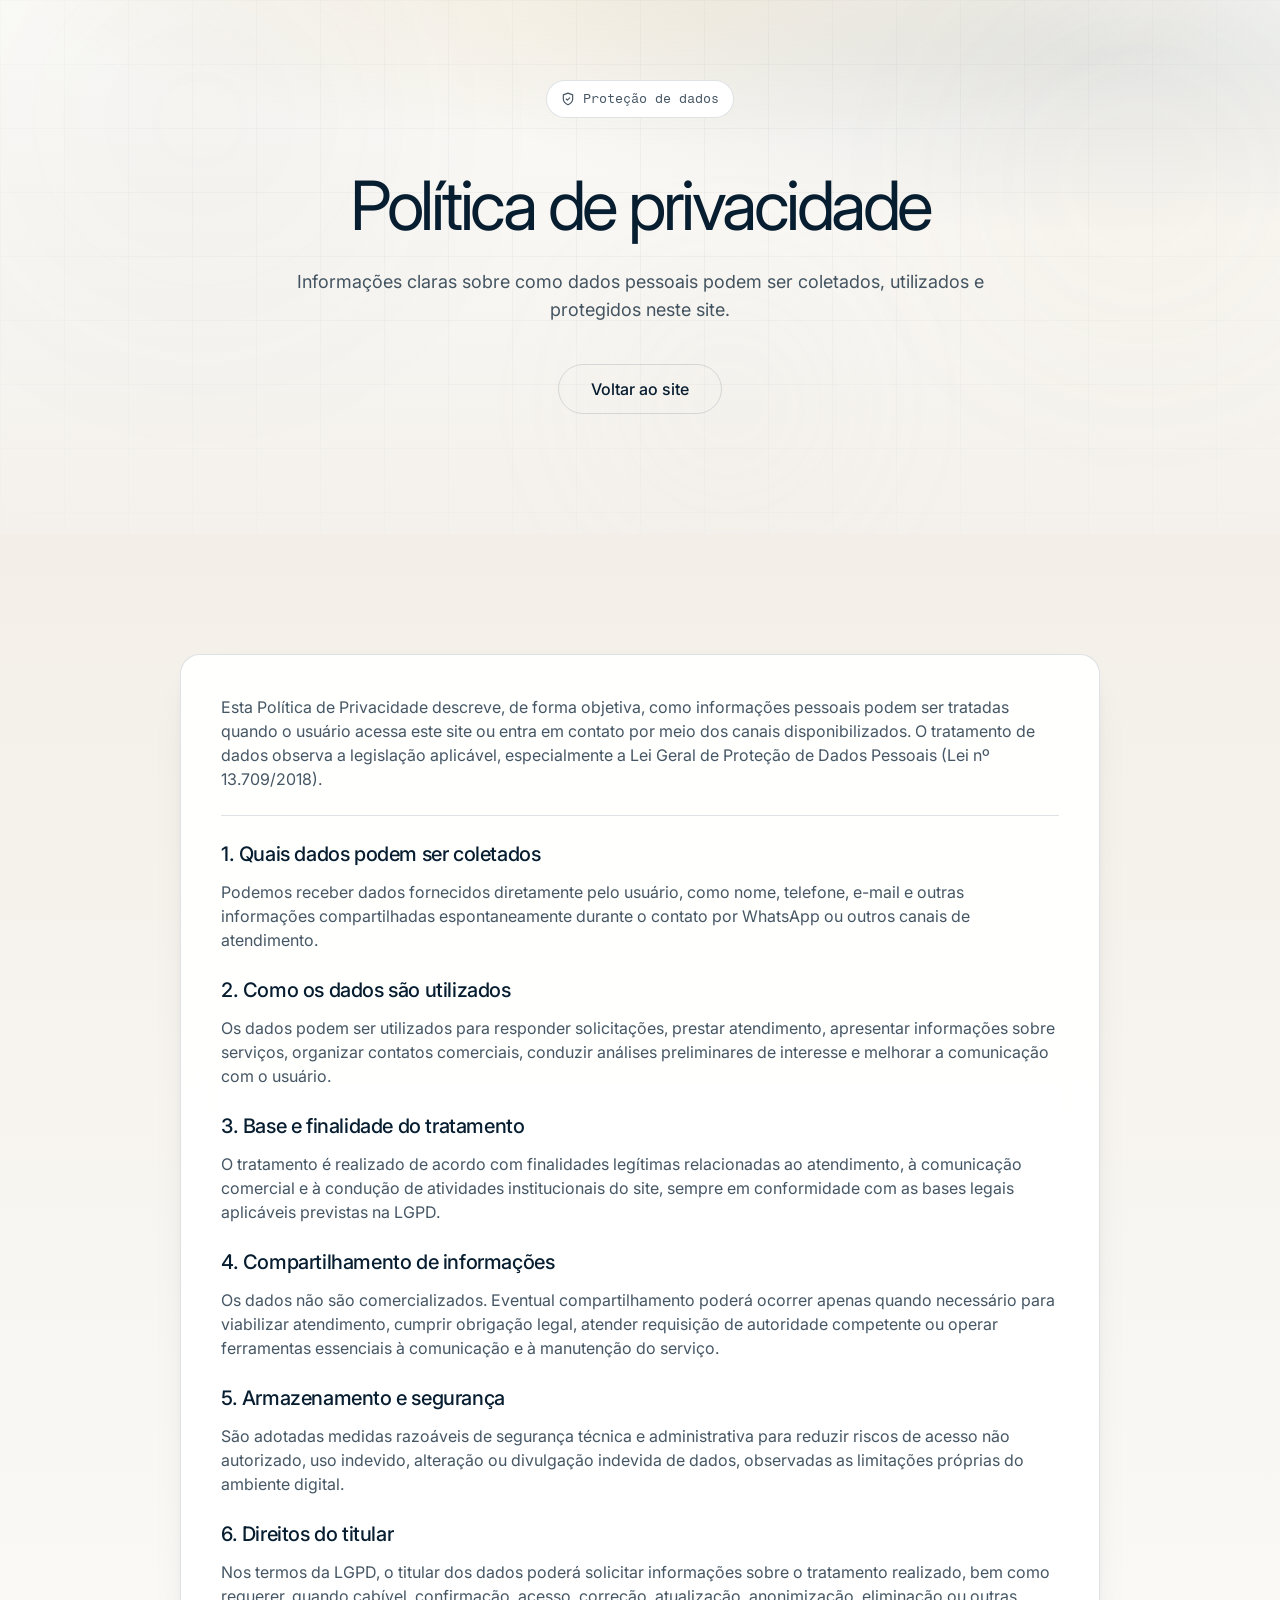
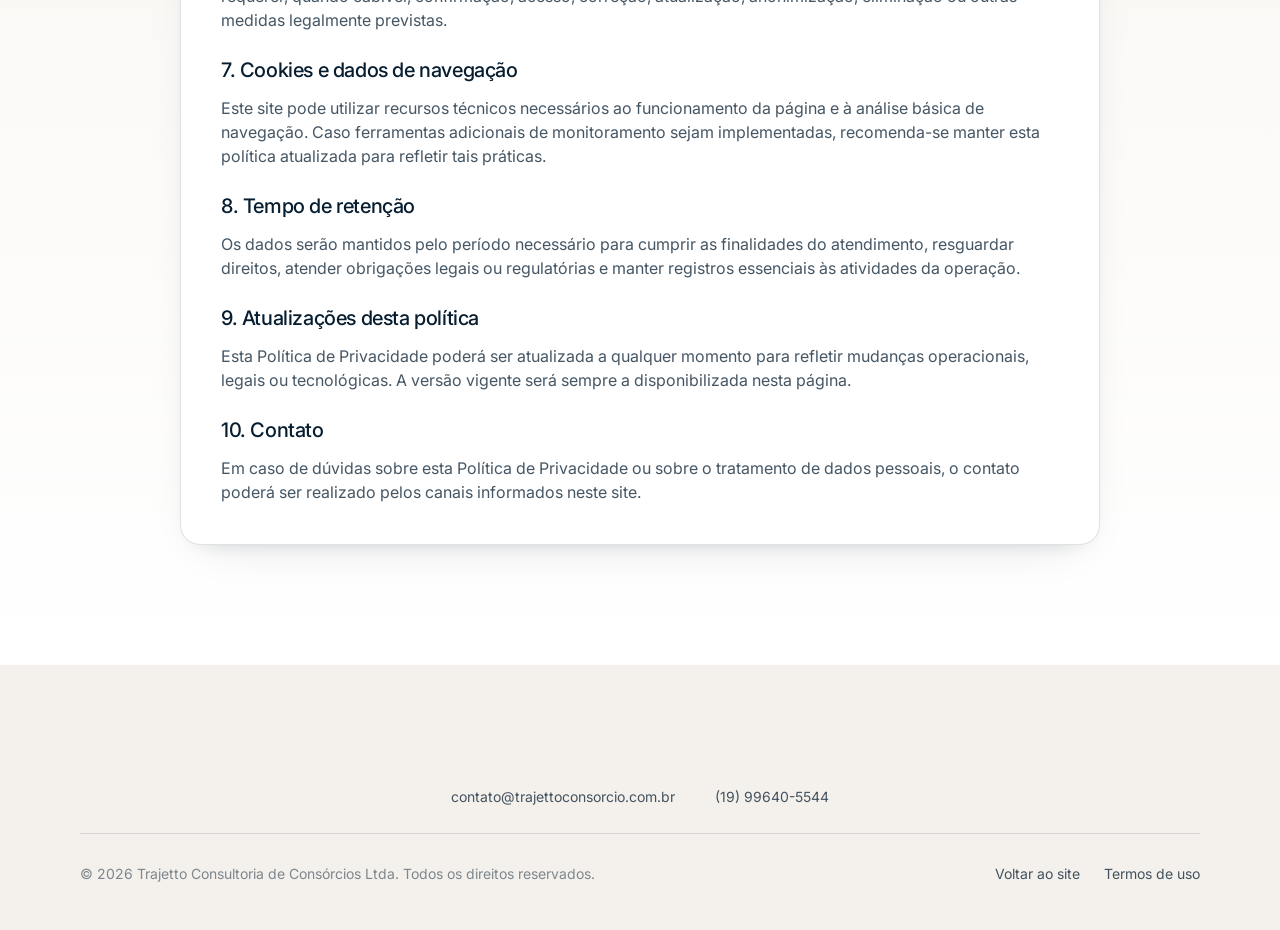
<file: politica-de-privacidade.html>
<!DOCTYPE html>
<html lang="pt-BR">
<head>
  <meta charset="UTF-8">
  <meta name="viewport" content="width=device-width, initial-scale=1.0">
  <title>Política de Privacidade | Trajetto Consultoria de Consórcios</title>
  <meta name="description" content="Informações sobre coleta, uso e proteção de dados pessoais no site da Trajetto Consultoria de Consórcios.">

  <link rel="preconnect" href="https://fonts.googleapis.com">
  <link rel="preconnect" href="https://fonts.gstatic.com" crossorigin>
  <link rel="preconnect" href="https://framerusercontent.com">

  <link rel="stylesheet" href="https://fonts.googleapis.com/css2?family=Inter:wght@400;500;600;700&family=Fragment+Mono&display=swap">

  <script>document.documentElement.classList.add('js-ready')</script>
  <link rel="stylesheet" href="assets/css/variables.css">
  <link rel="stylesheet" href="assets/css/typography.css">
  <link rel="stylesheet" href="assets/css/components.css">
  <link rel="stylesheet" href="assets/css/animations.css">
  <link rel="stylesheet" href="assets/css/effects.css">
  <link rel="stylesheet" href="assets/css/page.css">
</head>
<body>
  <section class="kit-section hero-section" style="padding-top: 80px; min-height: auto;">
    <div class="hero-bg" aria-hidden="true">
      <div class="hero-orb hero-orb--1"></div>
      <div class="hero-orb hero-orb--2"></div>
      <div class="hero-orb hero-orb--3"></div>
      <div class="hero-grid"></div>
    </div>

    <div class="kit-container" style="text-align: center;">
      <div data-anim="fade-in">
        <span class="kit-section-header__badge">
          <svg width="14" height="14" viewBox="0 0 24 24" fill="none" stroke="currentColor" stroke-width="2" stroke-linecap="round" stroke-linejoin="round"><path d="M12 22s8-4 8-10V5l-8-3-8 3v7c0 6 8 10 8 10z"></path><polyline points="9 12 11 14 15 10"></polyline></svg>
          Proteção de dados
        </span>
      </div>
      <h1 class="kit-h1" data-anim="fade-in" data-anim-delay="1" style="max-width: 860px; margin: var(--kit-gap-lg) auto 0; font-size: clamp(32px, 6vw, 68px); line-height: 1.15; text-wrap: balance;">
        Política de privacidade
      </h1>
      <p class="kit-body" data-anim="fade-in" data-anim-delay="2" style="max-width: 760px; margin: var(--kit-gap-lg) auto 0; font-size: 18px; line-height: 28px;">
        Informações claras sobre como dados pessoais podem ser coletados, utilizados e protegidos neste site.
      </p>
      <div data-anim="fade-in" data-anim-delay="3" style="margin-top: var(--kit-gap-xl);">
        <a href="index.html" class="kit-btn kit-btn-secondary kit-btn-lg">Voltar ao site</a>
      </div>
    </div>
  </section>

  <section class="kit-section kit-section--gradient-light">
    <div class="kit-container">
      <div class="kit-card" data-anim="fade-in" style="max-width: 920px; margin: 0 auto;">
        <p class="kit-body" style="margin-bottom: var(--kit-gap-lg);">
          Esta Política de Privacidade descreve, de forma objetiva, como informações pessoais podem ser tratadas quando o usuário acessa este site ou entra em contato por meio dos canais disponibilizados. O tratamento de dados observa a legislação aplicável, especialmente a Lei Geral de Proteção de Dados Pessoais (Lei nº 13.709/2018).
        </p>
        <div class="kit-separator" style="margin: var(--kit-gap-lg) 0;"></div>

        <h3 class="kit-h5" style="margin-bottom: 12px;">1. Quais dados podem ser coletados</h3>
        <p class="kit-body" style="margin-bottom: var(--kit-gap-lg);">
          Podemos receber dados fornecidos diretamente pelo usuário, como nome, telefone, e-mail e outras informações compartilhadas espontaneamente durante o contato por WhatsApp ou outros canais de atendimento.
        </p>

        <h3 class="kit-h5" style="margin-bottom: 12px;">2. Como os dados são utilizados</h3>
        <p class="kit-body" style="margin-bottom: var(--kit-gap-lg);">
          Os dados podem ser utilizados para responder solicitações, prestar atendimento, apresentar informações sobre serviços, organizar contatos comerciais, conduzir análises preliminares de interesse e melhorar a comunicação com o usuário.
        </p>

        <h3 class="kit-h5" style="margin-bottom: 12px;">3. Base e finalidade do tratamento</h3>
        <p class="kit-body" style="margin-bottom: var(--kit-gap-lg);">
          O tratamento é realizado de acordo com finalidades legítimas relacionadas ao atendimento, à comunicação comercial e à condução de atividades institucionais do site, sempre em conformidade com as bases legais aplicáveis previstas na LGPD.
        </p>

        <h3 class="kit-h5" style="margin-bottom: 12px;">4. Compartilhamento de informações</h3>
        <p class="kit-body" style="margin-bottom: var(--kit-gap-lg);">
          Os dados não são comercializados. Eventual compartilhamento poderá ocorrer apenas quando necessário para viabilizar atendimento, cumprir obrigação legal, atender requisição de autoridade competente ou operar ferramentas essenciais à comunicação e à manutenção do serviço.
        </p>

        <h3 class="kit-h5" style="margin-bottom: 12px;">5. Armazenamento e segurança</h3>
        <p class="kit-body" style="margin-bottom: var(--kit-gap-lg);">
          São adotadas medidas razoáveis de segurança técnica e administrativa para reduzir riscos de acesso não autorizado, uso indevido, alteração ou divulgação indevida de dados, observadas as limitações próprias do ambiente digital.
        </p>

        <h3 class="kit-h5" style="margin-bottom: 12px;">6. Direitos do titular</h3>
        <p class="kit-body" style="margin-bottom: var(--kit-gap-lg);">
          Nos termos da LGPD, o titular dos dados poderá solicitar informações sobre o tratamento realizado, bem como requerer, quando cabível, confirmação, acesso, correção, atualização, anonimização, eliminação ou outras medidas legalmente previstas.
        </p>

        <h3 class="kit-h5" style="margin-bottom: 12px;">7. Cookies e dados de navegação</h3>
        <p class="kit-body" style="margin-bottom: var(--kit-gap-lg);">
          Este site pode utilizar recursos técnicos necessários ao funcionamento da página e à análise básica de navegação. Caso ferramentas adicionais de monitoramento sejam implementadas, recomenda-se manter esta política atualizada para refletir tais práticas.
        </p>

        <h3 class="kit-h5" style="margin-bottom: 12px;">8. Tempo de retenção</h3>
        <p class="kit-body" style="margin-bottom: var(--kit-gap-lg);">
          Os dados serão mantidos pelo período necessário para cumprir as finalidades do atendimento, resguardar direitos, atender obrigações legais ou regulatórias e manter registros essenciais às atividades da operação.
        </p>

        <h3 class="kit-h5" style="margin-bottom: 12px;">9. Atualizações desta política</h3>
        <p class="kit-body" style="margin-bottom: var(--kit-gap-lg);">
          Esta Política de Privacidade poderá ser atualizada a qualquer momento para refletir mudanças operacionais, legais ou tecnológicas. A versão vigente será sempre a disponibilizada nesta página.
        </p>

        <h3 class="kit-h5" style="margin-bottom: 12px;">10. Contato</h3>
        <p class="kit-body">
          Em caso de dúvidas sobre esta Política de Privacidade ou sobre o tratamento de dados pessoais, o contato poderá ser realizado pelos canais informados neste site.
        </p>
      </div>
    </div>
  </section>

  <footer class="kit-footer">
    <div class="kit-container">
      <div class="kit-footer__contacts">
        <a href="mailto:contato@trajettoconsorcio.com.br" class="kit-footer__contact">contato@trajettoconsorcio.com.br</a>
        <a href="https://wa.me/5519996405544" class="kit-footer__contact" target="_blank" rel="noopener noreferrer">(19) 99640-5544</a>
      </div>
      <div class="kit-footer__bottom kit-footer__bottom--stacked">
        <p class="kit-footer__copyright">&copy; 2026 Trajetto Consultoria de Consórcios Ltda. Todos os direitos reservados.</p>
        <div class="kit-footer__meta">
          <a href="index.html" class="kit-footer__link">Voltar ao site</a>
          <a href="termos-de-uso.html" class="kit-footer__link">Termos de uso</a>
        </div>
      </div>
    </div>
  </footer>

  <script src="assets/js/animations.js"></script>
</body>
</html>
</file>
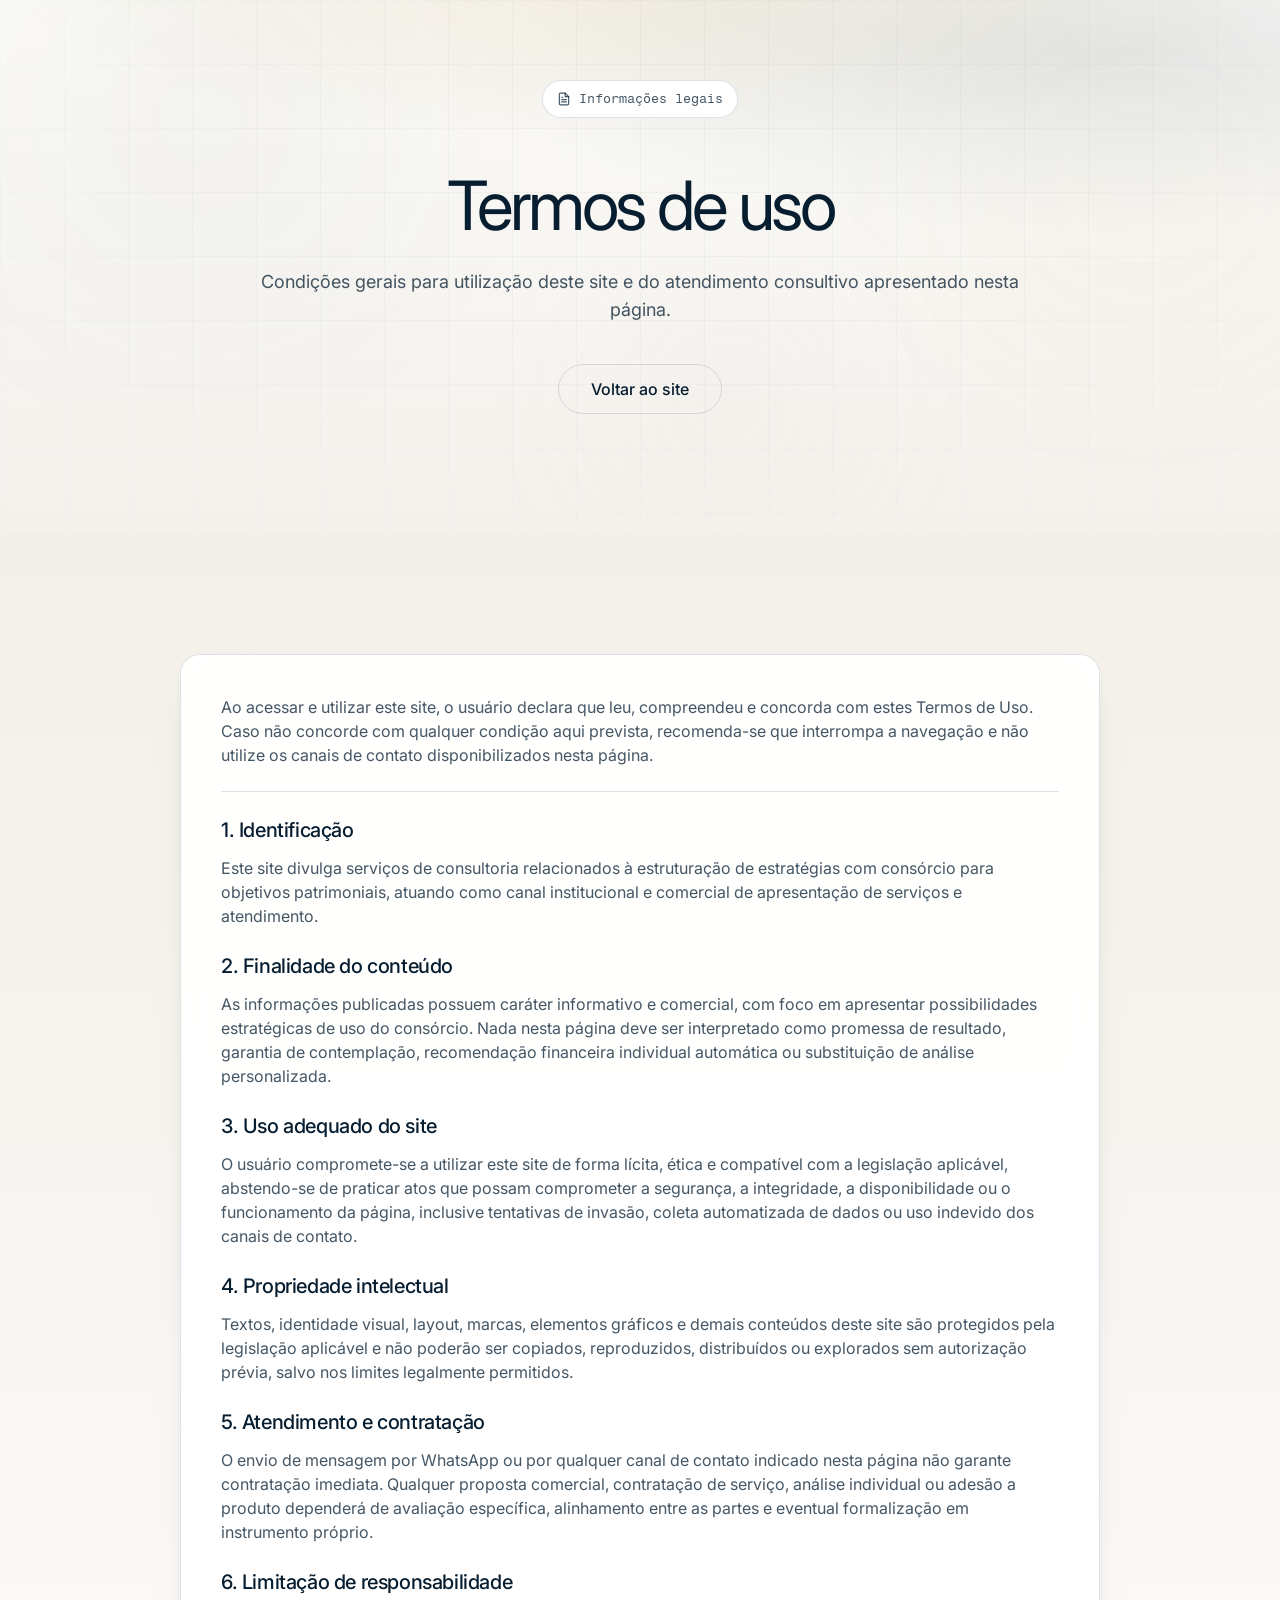
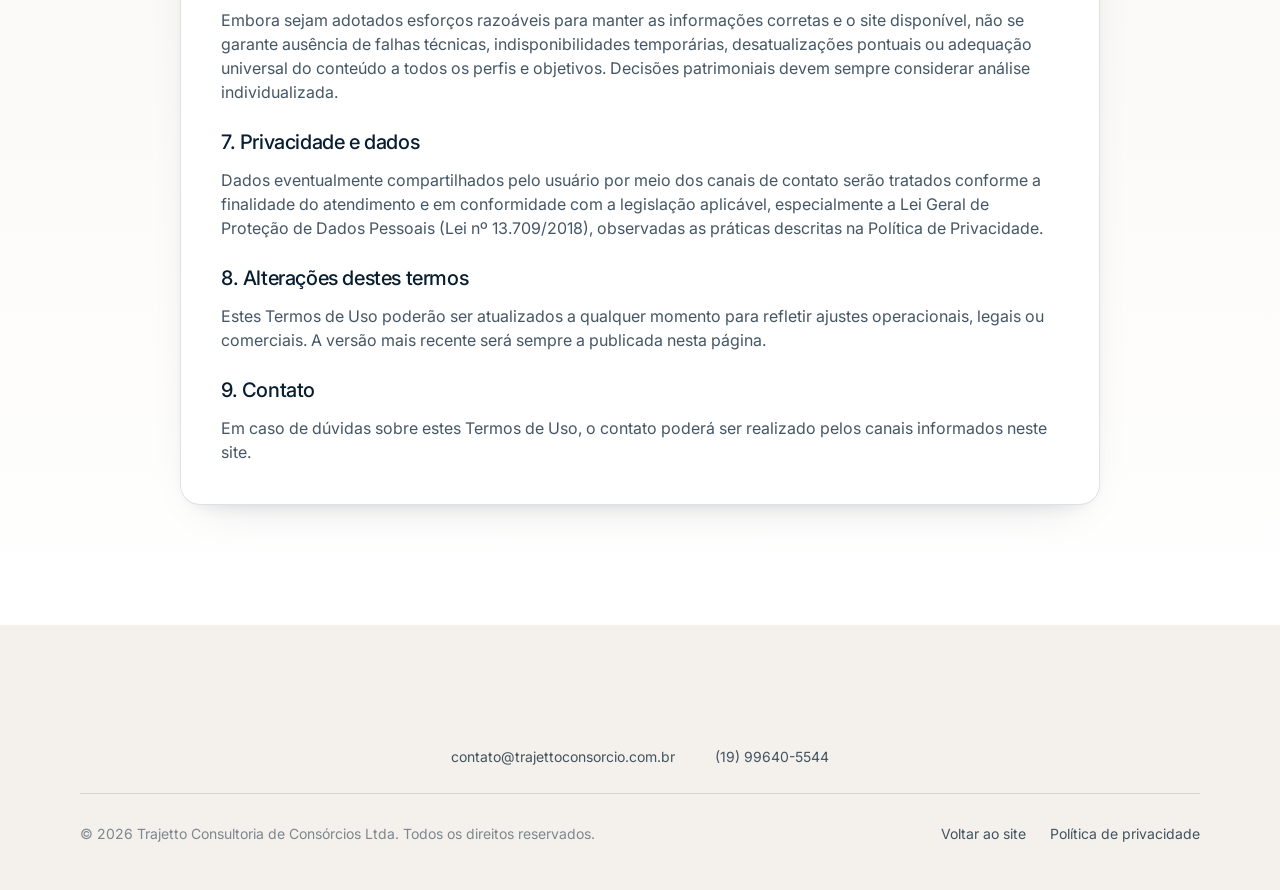
<file: termos-de-uso.html>
<!DOCTYPE html>
<html lang="pt-BR">
<head>
  <meta charset="UTF-8">
  <meta name="viewport" content="width=device-width, initial-scale=1.0">
  <title>Termos de Uso | Trajetto Consultoria de Consórcios</title>
  <meta name="description" content="Condições gerais para utilização do site e do atendimento consultivo da Trajetto Consultoria de Consórcios.">

  <link rel="preconnect" href="https://fonts.googleapis.com">
  <link rel="preconnect" href="https://fonts.gstatic.com" crossorigin>
  <link rel="preconnect" href="https://framerusercontent.com">

  <link rel="stylesheet" href="https://fonts.googleapis.com/css2?family=Inter:wght@400;500;600;700&family=Fragment+Mono&display=swap">

  <script>document.documentElement.classList.add('js-ready')</script>
  <link rel="stylesheet" href="assets/css/variables.css">
  <link rel="stylesheet" href="assets/css/typography.css">
  <link rel="stylesheet" href="assets/css/components.css">
  <link rel="stylesheet" href="assets/css/animations.css">
  <link rel="stylesheet" href="assets/css/effects.css">
  <link rel="stylesheet" href="assets/css/page.css">
</head>
<body>
  <section class="kit-section hero-section" style="padding-top: 80px; min-height: auto;">
    <div class="hero-bg" aria-hidden="true">
      <div class="hero-orb hero-orb--1"></div>
      <div class="hero-orb hero-orb--2"></div>
      <div class="hero-orb hero-orb--3"></div>
      <div class="hero-grid"></div>
    </div>

    <div class="kit-container" style="text-align: center;">
      <div data-anim="fade-in">
        <span class="kit-section-header__badge">
          <svg width="14" height="14" viewBox="0 0 24 24" fill="none" stroke="currentColor" stroke-width="2" stroke-linecap="round" stroke-linejoin="round"><path d="M14 2H6a2 2 0 0 0-2 2v16a2 2 0 0 0 2 2h12a2 2 0 0 0 2-2V8z"></path><polyline points="14 2 14 8 20 8"></polyline><line x1="16" y1="13" x2="8" y2="13"></line><line x1="16" y1="17" x2="8" y2="17"></line><polyline points="10 9 9 9 8 9"></polyline></svg>
          Informações legais
        </span>
      </div>
      <h1 class="kit-h1" data-anim="fade-in" data-anim-delay="1" style="max-width: 860px; margin: var(--kit-gap-lg) auto 0; font-size: clamp(32px, 6vw, 68px); line-height: 1.15; text-wrap: balance;">
        Termos de uso
      </h1>
      <p class="kit-body" data-anim="fade-in" data-anim-delay="2" style="max-width: 760px; margin: var(--kit-gap-lg) auto 0; font-size: 18px; line-height: 28px;">
        Condições gerais para utilização deste site e do atendimento consultivo apresentado nesta página.
      </p>
      <div data-anim="fade-in" data-anim-delay="3" style="margin-top: var(--kit-gap-xl);">
        <a href="index.html" class="kit-btn kit-btn-secondary kit-btn-lg">Voltar ao site</a>
      </div>
    </div>
  </section>

  <section class="kit-section kit-section--gradient-light">
    <div class="kit-container">
      <div class="kit-card" data-anim="fade-in" style="max-width: 920px; margin: 0 auto;">
        <p class="kit-body" style="margin-bottom: var(--kit-gap-lg);">
          Ao acessar e utilizar este site, o usuário declara que leu, compreendeu e concorda com estes Termos de Uso. Caso não concorde com qualquer condição aqui prevista, recomenda-se que interrompa a navegação e não utilize os canais de contato disponibilizados nesta página.
        </p>
        <div class="kit-separator" style="margin: var(--kit-gap-lg) 0;"></div>
        <h3 class="kit-h5" style="margin-bottom: 12px;">1. Identificação</h3>
        <p class="kit-body" style="margin-bottom: var(--kit-gap-lg);">
          Este site divulga serviços de consultoria relacionados à estruturação de estratégias com consórcio para objetivos patrimoniais, atuando como canal institucional e comercial de apresentação de serviços e atendimento.
        </p>
        <h3 class="kit-h5" style="margin-bottom: 12px;">2. Finalidade do conteúdo</h3>
        <p class="kit-body" style="margin-bottom: var(--kit-gap-lg);">
          As informações publicadas possuem caráter informativo e comercial, com foco em apresentar possibilidades estratégicas de uso do consórcio. Nada nesta página deve ser interpretado como promessa de resultado, garantia de contemplação, recomendação financeira individual automática ou substituição de análise personalizada.
        </p>
        <h3 class="kit-h5" style="margin-bottom: 12px;">3. Uso adequado do site</h3>
        <p class="kit-body" style="margin-bottom: var(--kit-gap-lg);">
          O usuário compromete-se a utilizar este site de forma lícita, ética e compatível com a legislação aplicável, abstendo-se de praticar atos que possam comprometer a segurança, a integridade, a disponibilidade ou o funcionamento da página, inclusive tentativas de invasão, coleta automatizada de dados ou uso indevido dos canais de contato.
        </p>
        <h3 class="kit-h5" style="margin-bottom: 12px;">4. Propriedade intelectual</h3>
        <p class="kit-body" style="margin-bottom: var(--kit-gap-lg);">
          Textos, identidade visual, layout, marcas, elementos gráficos e demais conteúdos deste site são protegidos pela legislação aplicável e não poderão ser copiados, reproduzidos, distribuídos ou explorados sem autorização prévia, salvo nos limites legalmente permitidos.
        </p>
        <h3 class="kit-h5" style="margin-bottom: 12px;">5. Atendimento e contratação</h3>
        <p class="kit-body" style="margin-bottom: var(--kit-gap-lg);">
          O envio de mensagem por WhatsApp ou por qualquer canal de contato indicado nesta página não garante contratação imediata. Qualquer proposta comercial, contratação de serviço, análise individual ou adesão a produto dependerá de avaliação específica, alinhamento entre as partes e eventual formalização em instrumento próprio.
        </p>
        <h3 class="kit-h5" style="margin-bottom: 12px;">6. Limitação de responsabilidade</h3>
        <p class="kit-body" style="margin-bottom: var(--kit-gap-lg);">
          Embora sejam adotados esforços razoáveis para manter as informações corretas e o site disponível, não se garante ausência de falhas técnicas, indisponibilidades temporárias, desatualizações pontuais ou adequação universal do conteúdo a todos os perfis e objetivos. Decisões patrimoniais devem sempre considerar análise individualizada.
        </p>
        <h3 class="kit-h5" style="margin-bottom: 12px;">7. Privacidade e dados</h3>
        <p class="kit-body" style="margin-bottom: var(--kit-gap-lg);">
          Dados eventualmente compartilhados pelo usuário por meio dos canais de contato serão tratados conforme a finalidade do atendimento e em conformidade com a legislação aplicável, especialmente a Lei Geral de Proteção de Dados Pessoais (Lei nº 13.709/2018), observadas as práticas descritas na Política de Privacidade.
        </p>
        <h3 class="kit-h5" style="margin-bottom: 12px;">8. Alterações destes termos</h3>
        <p class="kit-body" style="margin-bottom: var(--kit-gap-lg);">
          Estes Termos de Uso poderão ser atualizados a qualquer momento para refletir ajustes operacionais, legais ou comerciais. A versão mais recente será sempre a publicada nesta página.
        </p>
        <h3 class="kit-h5" style="margin-bottom: 12px;">9. Contato</h3>
        <p class="kit-body">
          Em caso de dúvidas sobre estes Termos de Uso, o contato poderá ser realizado pelos canais informados neste site.
        </p>
      </div>
    </div>
  </section>

  <footer class="kit-footer">
    <div class="kit-container">
      <div class="kit-footer__contacts">
        <a href="mailto:contato@trajettoconsorcio.com.br" class="kit-footer__contact">contato@trajettoconsorcio.com.br</a>
        <a href="https://wa.me/5519996405544" class="kit-footer__contact" target="_blank" rel="noopener noreferrer">(19) 99640-5544</a>
      </div>
      <div class="kit-footer__bottom kit-footer__bottom--stacked">
        <p class="kit-footer__copyright">&copy; 2026 Trajetto Consultoria de Consórcios Ltda. Todos os direitos reservados.</p>
        <div class="kit-footer__meta">
          <a href="index.html" class="kit-footer__link">Voltar ao site</a>
          <a href="politica-de-privacidade.html" class="kit-footer__link">Política de privacidade</a>
        </div>
      </div>
    </div>
  </footer>

  <script src="assets/js/animations.js"></script>
</body>
</html>
</file>
<file: assets/css/variables.css>
:root {
  /* ══ Cores ══ */
  --kit-primary: #071d30;
  --kit-primary-75: rgba(7, 29, 48, 0.75);
  --kit-primary-50: rgba(7, 29, 48, 0.50);
  --kit-primary-25: rgba(7, 29, 48, 0.25);
  --kit-dark: #17334b;
  --kit-dark-alt: #24445f;
  --kit-dark-muted: #4f667b;
  --kit-white: #ffffff;
  --kit-white-80: rgba(255, 255, 255, 0.80);
  --kit-white-50: rgba(255, 255, 255, 0.50);
  --kit-bg-light: #f4f1ec;
  --kit-bg-surface: #ece6dd;
  --kit-accent-lime: #c5a35a;
  --kit-accent-purple: #d7d6d2;
  --kit-accent-blue: #47627a;
  --kit-accent-pink: #e6dfd5;
  --kit-accent-beige: #d7d6d2;
  --kit-accent-steel: #7c8d9b;
  --kit-border-light: #d9d2c8;
  --kit-border-subtle: rgba(23, 51, 75, 0.14);
  --kit-gold-strong: #b89249;
  --kit-gold-soft: #d0b06f;
  --kit-gold-pale: #e7d4a6;
  --kit-gold-gradient: linear-gradient(135deg, #b89249 0%, #d9bf80 32%, #f0e0b4 52%, #c49d59 72%, #a57d3d 100%);

  /* ══ Gradientes ══ */
  --kit-gradient-dark-section: linear-gradient(180deg, #0b2438 0%, #17334b 100%);
  --kit-gradient-light-section: linear-gradient(180deg, #f3efe8 0%, #fff 100%);
  --kit-gradient-white-to-light: linear-gradient(180deg, #fff 0%, #f3efe8 100%);
  --kit-gradient-light-to-white: linear-gradient(180deg, #fff 0%, #ece6dd 100%);
  --kit-gradient-radial-hero: radial-gradient(134% 100% at 50% 0%, #fff 0%, #f4f1ec 100%);
  --kit-gradient-white-fade-50: linear-gradient(180deg, rgba(255,255,255,0.5) 0%, transparent 100%);
  --kit-gradient-white-fade-75: linear-gradient(180deg, rgba(255,255,255,0.75) 0%, transparent 100%);
  --kit-gradient-transparent-to-white: linear-gradient(180deg, transparent 0%, #fff 100%);

  /* ══ Tipografia ══ */
  --kit-font-heading: 'Inter Display', 'Inter', sans-serif;
  --kit-font-body: 'Inter Display', 'Inter', sans-serif;
  --kit-font-mono: 'Fragment Mono', monospace;
  --kit-fs-h1: 88px;
  --kit-lh-h1: 110px;
  --kit-ls-h1: -3.52px;
  --kit-fs-h1-alt: 64px;
  --kit-lh-h1-alt: 80px;
  --kit-ls-h1-alt: -2.56px;
  --kit-fs-h2: 56px;
  --kit-lh-h2: 67.2px;
  --kit-ls-h2: -2.24px;
  --kit-fs-h3: 36px;
  --kit-lh-h3: 45px;
  --kit-ls-h3: -1.08px;
  --kit-fs-h4: 32px;
  --kit-lh-h4: 46.4px;
  --kit-ls-h4: -0.96px;
  --kit-fs-h5: 20px;
  --kit-lh-h5: 28px;
  --kit-ls-h5: -0.4px;
  --kit-fs-h6: 14px;
  --kit-lh-h6: 21px;
  --kit-fs-body: 16px;
  --kit-lh-body: 24px;
  --kit-fs-body-sm: 14px;
  --kit-lh-body-sm: 21px;
  --kit-fs-caption: 12px;
  --kit-lh-caption: 18px;
  --kit-fs-label: 13px;
  --kit-lh-label: 16px;
  --kit-fw-normal: 400;
  --kit-fw-medium: 500;
  --kit-fw-semibold: 600;

  /* ══ Espaçamento ══ */
  --kit-section-py: 120px;
  --kit-section-py-sm: 80px;
  --kit-section-px: 40px;
  --kit-container-max: 1200px;
  --kit-gap-xs: 8px;
  --kit-gap-sm: 12px;
  --kit-gap-md: 16px;
  --kit-gap-lg: 24px;
  --kit-gap-xl: 40px;
  --kit-gap-2xl: 64px;
  --kit-gap-3xl: 80px;

  /* ══ Bordas ══ */
  --kit-radius-xs: 8px;
  --kit-radius-sm: 12px;
  --kit-radius-md: 16px;
  --kit-radius-lg: 20px;
  --kit-radius-xl: 24px;
  --kit-radius-2xl: 32px;
  --kit-radius-full: 9999px;
  --kit-border-width: 1px;
  --kit-border-color: rgba(23, 51, 75, 0.14);

  /* ══ Sombras ══ */
  --kit-shadow-card: 0 8px 24px -18px rgba(7, 29, 48, 0.3),
                     0 18px 48px -26px rgba(7, 29, 48, 0.16);
  --kit-shadow-card-lg: 0 18px 42px -22px rgba(7, 29, 48, 0.28),
                        0 36px 80px -38px rgba(7, 29, 48, 0.18);
  --kit-shadow-card-md: 0 12px 28px -18px rgba(7, 29, 48, 0.2),
                        0 24px 52px -30px rgba(7, 29, 48, 0.12);
  --kit-shadow-glow: 0 0 0 12px rgba(208,176,111,0.2);
  --kit-shadow-glow-sm: 0 0 0 4px rgba(208,176,111,0.18);
}
</file>
<file: assets/css/typography.css>
/* ══ Fontes ══ */
/* Google Fonts carregadas via <link> no HTML para evitar bloqueio de render */

/* Inter Display via Framer CDN */
@font-face {
  font-family: 'Inter Display';
  src: url('https://framerusercontent.com/assets/QXl4EFJYVqiLETBqbPiq9anSzEY.woff2') format('woff2');
  font-weight: 400;
  font-style: normal;
  font-display: swap;
}

@font-face {
  font-family: 'Inter Display';
  src: url('https://framerusercontent.com/assets/6VnLB78U9DLIXGm74MvJYRn2YEE.woff2') format('woff2');
  font-weight: 500;
  font-style: normal;
  font-display: swap;
}

@font-face {
  font-family: 'Inter Display';
  src: url('https://framerusercontent.com/assets/PyL0aGBgERWGjjCfQIWkYXYhq0.woff2') format('woff2');
  font-weight: 600;
  font-style: normal;
  font-display: swap;
}

/* ══ Escala Tipográfica ══ */
.kit-h1 {
  font-family: var(--kit-font-heading);
  font-size: var(--kit-fs-h1);
  line-height: var(--kit-lh-h1);
  letter-spacing: var(--kit-ls-h1);
  font-weight: var(--kit-fw-normal);
  color: var(--kit-primary);
}

.kit-h1-alt {
  font-family: var(--kit-font-heading);
  font-size: var(--kit-fs-h1-alt);
  line-height: var(--kit-lh-h1-alt);
  letter-spacing: var(--kit-ls-h1-alt);
  font-weight: var(--kit-fw-normal);
  color: var(--kit-primary-75);
}

.kit-h2 {
  font-family: var(--kit-font-heading);
  font-size: var(--kit-fs-h2);
  line-height: var(--kit-lh-h2);
  letter-spacing: var(--kit-ls-h2);
  font-weight: var(--kit-fw-normal);
  color: var(--kit-primary);
}

.kit-h3 {
  font-family: var(--kit-font-heading);
  font-size: var(--kit-fs-h3);
  line-height: var(--kit-lh-h3);
  letter-spacing: var(--kit-ls-h3);
  font-weight: var(--kit-fw-normal);
  color: var(--kit-primary);
}

.kit-h4 {
  font-family: var(--kit-font-heading);
  font-size: var(--kit-fs-h4);
  line-height: var(--kit-lh-h4);
  letter-spacing: var(--kit-ls-h4);
  font-weight: var(--kit-fw-normal);
  color: var(--kit-primary);
}

.kit-h5 {
  font-family: var(--kit-font-heading);
  font-size: var(--kit-fs-h5);
  line-height: var(--kit-lh-h5);
  letter-spacing: var(--kit-ls-h5);
  font-weight: var(--kit-fw-medium);
  color: var(--kit-primary);
}

.kit-h6 {
  font-family: var(--kit-font-heading);
  font-size: var(--kit-fs-h6);
  line-height: var(--kit-lh-h6);
  font-weight: var(--kit-fw-medium);
  color: var(--kit-primary);
}

.kit-body {
  font-family: var(--kit-font-body);
  font-size: var(--kit-fs-body);
  line-height: var(--kit-lh-body);
  font-weight: var(--kit-fw-normal);
  color: var(--kit-primary-75);
}

.kit-body-sm {
  font-family: var(--kit-font-body);
  font-size: var(--kit-fs-body-sm);
  line-height: var(--kit-lh-body-sm);
  font-weight: var(--kit-fw-normal);
  color: var(--kit-primary-75);
}

.kit-caption {
  font-family: var(--kit-font-body);
  font-size: var(--kit-fs-caption);
  line-height: var(--kit-lh-caption);
  font-weight: var(--kit-fw-normal);
  color: var(--kit-primary-50);
}

.kit-label {
  font-family: var(--kit-font-mono);
  font-size: var(--kit-fs-label);
  line-height: var(--kit-lh-label);
  font-weight: var(--kit-fw-normal);
  text-transform: none;
}

.kit-mono {
  font-family: var(--kit-font-mono);
}

/* ══ Responsivo ══ */
@media (max-width: 1024px) {
  .kit-h1 { font-size: 64px; line-height: 72px; letter-spacing: -2.56px; }
  .kit-h1-alt { font-size: 48px; line-height: 56px; letter-spacing: -1.92px; }
  .kit-h2 { font-size: 44px; line-height: 52px; letter-spacing: -1.76px; }
  .kit-h3 { font-size: 28px; line-height: 36px; letter-spacing: -0.84px; }
  .kit-h4 { font-size: 26px; line-height: 36px; letter-spacing: -0.78px; }
}

@media (max-width: 768px) {
  .kit-h1 { font-size: 44px; line-height: 52px; letter-spacing: -1.76px; }
  .kit-h1-alt { font-size: 36px; line-height: 44px; letter-spacing: -1.44px; }
  .kit-h2 { font-size: 36px; line-height: 44px; letter-spacing: -1.44px; }
  .kit-h3 { font-size: 24px; line-height: 32px; letter-spacing: -0.72px; }
  .kit-h4 { font-size: 22px; line-height: 30px; letter-spacing: -0.66px; }
}

@media (max-width: 480px) {
  .kit-h1 { font-size: 36px; line-height: 44px; letter-spacing: -1.44px; }
  .kit-h1-alt { font-size: 30px; line-height: 38px; letter-spacing: -1.2px; }
  .kit-h2 { font-size: 28px; line-height: 36px; letter-spacing: -1.12px; }
}
</file>
<file: assets/css/components.css>
/* ══ Reset Base ══ */
*, *::before, *::after { box-sizing: border-box; margin: 0; padding: 0; }
html { scroll-behavior: smooth; -webkit-font-smoothing: antialiased; -moz-osx-font-smoothing: grayscale; }
body {
  font-family: var(--kit-font-body);
  font-size: var(--kit-fs-body);
  line-height: var(--kit-lh-body);
  color: var(--kit-primary);
  background: var(--kit-white);
  overflow-x: hidden;
}
img { max-width: 100%; height: auto; display: block; }
a { text-decoration: none; color: inherit; }

/* ══ Layout ══ */
.kit-container {
  max-width: var(--kit-container-max);
  margin: 0 auto;
  padding: 0 var(--kit-section-px);
  width: 100%;
}

.kit-section {
  padding: var(--kit-section-py) 0;
  position: relative;
  overflow: hidden;
}

.kit-section--dark {
  background: var(--kit-gradient-dark-section);
  color: var(--kit-white);
}

.kit-section--light {
  background: var(--kit-bg-light);
}

.kit-section--gradient-light {
  background: var(--kit-gradient-light-section);
}

.kit-section--gradient-radial {
  background: var(--kit-gradient-radial-hero);
}

.kit-section--white-to-light {
  background: var(--kit-gradient-white-to-light);
}

.kit-section-header {
  text-align: center;
  max-width: 720px;
  margin: 0 auto var(--kit-gap-2xl);
}

.kit-section-header__badge {
  display: inline-flex;
  align-items: center;
  gap: 8px;
  padding: 6px 14px;
  border-radius: var(--kit-radius-full);
  border: 1px solid var(--kit-border-subtle);
  font-family: var(--kit-font-mono);
  font-size: var(--kit-fs-label);
  color: var(--kit-primary-75);
  background: var(--kit-white);
  margin-bottom: var(--kit-gap-lg);
}

.kit-section-header__badge--dark {
  background: rgba(255,255,255,0.08);
  border-color: rgba(255,255,255,0.15);
  color: var(--kit-white-80);
}

.kit-section-header__subtitle {
  font-family: var(--kit-font-body);
  font-size: var(--kit-fs-body);
  line-height: var(--kit-lh-body);
  color: var(--kit-primary-75);
  margin-top: var(--kit-gap-md);
}

.kit-section-header__subtitle--light {
  color: var(--kit-white-80);
}

/* ══ Botões ══ */
.kit-btn {
  display: inline-flex;
  align-items: center;
  justify-content: center;
  gap: 8px;
  font-family: var(--kit-font-body);
  font-size: var(--kit-fs-body-sm);
  font-weight: var(--kit-fw-medium);
  line-height: 1;
  padding: 12px 24px;
  border-radius: var(--kit-radius-full);
  border: none;
  cursor: pointer;
  transition: all 0.2s ease;
  white-space: nowrap;
}

.kit-btn-primary {
  background: var(--kit-primary);
  color: var(--kit-white);
}
.kit-btn-primary:hover {
  background: var(--kit-dark-alt);
  transform: translateY(-1px);
}

.kit-btn-secondary {
  background: transparent;
  color: var(--kit-primary);
  border: 1px solid var(--kit-border-subtle);
}
.kit-btn-secondary:hover {
  background: rgba(23, 51, 75, 0.05);
}

.kit-btn-white {
  background: var(--kit-white);
  color: var(--kit-primary);
}
.kit-btn-white:hover {
  background: #f8f5f0;
}

.kit-btn-dark {
  background: var(--kit-dark);
  color: var(--kit-white);
}
.kit-btn-dark:hover {
  background: var(--kit-primary);
}

.kit-btn-lg {
  padding: 16px 32px;
  font-size: var(--kit-fs-body);
}

.kit-btn-sm {
  padding: 8px 16px;
  font-size: var(--kit-fs-caption);
}

.kit-btn-group {
  display: flex;
  align-items: center;
  gap: var(--kit-gap-sm);
}

/* ══ Cards ══ */
.kit-card {
  background: rgba(255, 255, 255, 0.94);
  border-radius: var(--kit-radius-lg);
  padding: var(--kit-gap-xl);
  box-shadow: var(--kit-shadow-card);
  border: 1px solid var(--kit-border-subtle);
  overflow: hidden;
  position: relative;
  backdrop-filter: blur(14px);
  -webkit-backdrop-filter: blur(14px);
}

.kit-card--dark {
  background: var(--kit-dark);
  border-color: rgba(255,255,255,0.08);
  color: var(--kit-white);
}

.kit-card--no-shadow {
  box-shadow: none;
}

.kit-card--large {
  padding: var(--kit-gap-2xl);
  border-radius: var(--kit-radius-xl);
  box-shadow: var(--kit-shadow-card-lg);
}

.kit-card--surface {
  background: #f7f3ed;
  border: 1px solid var(--kit-border-subtle);
}

.kit-card__visual {
  width: 100%;
  border-radius: var(--kit-radius-sm);
  overflow: hidden;
  margin-bottom: var(--kit-gap-lg);
}

.kit-card__visual img {
  width: 100%;
  height: auto;
  object-fit: cover;
}

.kit-card__title {
  font-family: var(--kit-font-heading);
  font-size: var(--kit-fs-h4);
  line-height: var(--kit-lh-h4);
  letter-spacing: var(--kit-ls-h4);
  font-weight: var(--kit-fw-normal);
  margin-bottom: var(--kit-gap-sm);
}

.kit-card__text {
  font-family: var(--kit-font-body);
  font-size: var(--kit-fs-body-sm);
  line-height: var(--kit-lh-body-sm);
  color: var(--kit-primary-75);
}

.kit-card__text--light {
  color: var(--kit-white-80);
}

/* ══ Badge / Pill ══ */
.kit-badge {
  display: inline-flex;
  align-items: center;
  gap: 6px;
  padding: 4px 12px;
  border-radius: var(--kit-radius-full);
  font-family: var(--kit-font-mono);
  font-size: var(--kit-fs-caption);
  line-height: var(--kit-lh-caption);
  border: 1px solid var(--kit-border-subtle);
  background: var(--kit-white);
  color: var(--kit-primary-75);
}

.kit-badge--accent {
  background: rgba(197, 163, 90, 0.16);
  border-color: rgba(197, 163, 90, 0.28);
  color: var(--kit-dark);
}

.kit-badge--dark {
  background: rgba(255,255,255,0.08);
  border-color: rgba(255,255,255,0.15);
  color: var(--kit-white-80);
}

/* ══ Grids ══ */
.kit-grid-2 {
  display: grid;
  grid-template-columns: repeat(2, 1fr);
  gap: var(--kit-gap-lg);
}

.kit-grid-3 {
  display: grid;
  grid-template-columns: repeat(3, 1fr);
  gap: var(--kit-gap-lg);
}

.kit-grid-4 {
  display: grid;
  grid-template-columns: repeat(4, 1fr);
  gap: var(--kit-gap-lg);
}

.kit-flex-center {
  display: flex;
  align-items: center;
  justify-content: center;
}

.kit-flex-col {
  display: flex;
  flex-direction: column;
}

.kit-flex-row {
  display: flex;
  flex-direction: row;
  align-items: center;
}

/* ══ Decorative Elements ══ */
.kit-glow {
  position: absolute;
  border-radius: 50%;
  filter: blur(100px);
  opacity: 0.4;
  pointer-events: none;
}

.kit-glow--purple {
  background: var(--kit-accent-purple);
}

.kit-glow--blue {
  background: var(--kit-accent-blue);
}

.kit-glow--lime {
  background: var(--kit-accent-lime);
}

.kit-divider {
  width: 100%;
  height: 1px;
  background: var(--kit-border-subtle);
}

/* ══ Trust / Logo Bar ══ */
.kit-trust-bar {
  display: flex;
  align-items: center;
  justify-content: center;
  gap: var(--kit-gap-xl);
  padding: var(--kit-gap-lg) 0;
  opacity: 0.5;
}

.kit-trust-bar img {
  height: 24px;
  width: auto;
  filter: grayscale(1);
}

/* ══ Toggle (Pricing) ══ */
.kit-toggle {
  display: inline-flex;
  align-items: center;
  gap: 0;
  background: var(--kit-bg-light);
  border-radius: var(--kit-radius-full);
  padding: 4px;
  border: 1px solid var(--kit-border-subtle);
}

.kit-toggle__option {
  padding: 8px 20px;
  border-radius: var(--kit-radius-full);
  font-family: var(--kit-font-body);
  font-size: var(--kit-fs-body-sm);
  font-weight: var(--kit-fw-medium);
  color: var(--kit-primary-50);
  cursor: pointer;
  transition: all 0.2s ease;
  border: none;
  background: none;
}

.kit-toggle__option--active {
  background: var(--kit-white);
  color: var(--kit-primary);
  box-shadow: var(--kit-shadow-card);
}

/* ══ Checklist ══ */
.kit-checklist {
  list-style: none;
  display: flex;
  flex-direction: column;
  gap: var(--kit-gap-sm);
}

.kit-checklist__item {
  display: flex;
  align-items: center;
  gap: 10px;
  font-family: var(--kit-font-body);
  font-size: var(--kit-fs-body-sm);
  line-height: var(--kit-lh-body-sm);
  color: var(--kit-primary-75);
}

.kit-checklist__item::before {
  content: '';
  width: 18px;
  height: 18px;
  min-width: 18px;
  border-radius: 50%;
  background: var(--kit-accent-lime);
  display: flex;
  align-items: center;
  justify-content: center;
  background-image: url("data:image/svg+xml,%3Csvg xmlns='http://www.w3.org/2000/svg' width='12' height='12' viewBox='0 0 24 24' fill='none' stroke='%23242426' stroke-width='3' stroke-linecap='round' stroke-linejoin='round'%3E%3Cpolyline points='20 6 9 17 4 12'%3E%3C/polyline%3E%3C/svg%3E");
  background-repeat: no-repeat;
  background-position: center;
  background-size: 10px;
}

/* ══ Nav ══ */
.kit-nav {
  position: fixed;
  top: 0;
  left: 0;
  right: 0;
  z-index: 1000;
  padding: 16px var(--kit-section-px);
  display: flex;
  align-items: center;
  justify-content: center;
  transition: background 0.3s ease;
}

.kit-nav--scrolled {
  background: rgba(255,255,255,0.85);
  backdrop-filter: blur(20px);
  -webkit-backdrop-filter: blur(20px);
  border-bottom: 1px solid var(--kit-border-subtle);
}

.kit-nav__inner {
  display: flex;
  align-items: center;
  justify-content: space-between;
  max-width: var(--kit-container-max);
  width: 100%;
}

.kit-nav__logo {
  font-family: var(--kit-font-heading);
  font-size: 24px;
  font-weight: var(--kit-fw-semibold);
  color: var(--kit-primary);
  letter-spacing: -0.5px;
}

.kit-nav__links {
  display: flex;
  align-items: center;
  gap: var(--kit-gap-xl);
  list-style: none;
}

.kit-nav__link {
  font-family: var(--kit-font-body);
  font-size: var(--kit-fs-body-sm);
  color: var(--kit-primary-75);
  transition: color 0.2s ease;
}

.kit-nav__link:hover {
  color: var(--kit-primary);
}

.kit-nav__actions {
  display: flex;
  align-items: center;
  gap: var(--kit-gap-sm);
}

/* ══ Footer ══ */
.kit-footer {
  background: var(--kit-bg-light);
  padding: var(--kit-section-py) 0 var(--kit-gap-xl);
}

.kit-footer__contacts {
  display: flex;
  align-items: center;
  justify-content: center;
  gap: var(--kit-gap-xl);
  flex-wrap: wrap;
  padding-bottom: var(--kit-gap-lg);
}

.kit-footer__contact {
  font-family: var(--kit-font-body);
  font-size: var(--kit-fs-body-sm);
  color: var(--kit-primary-75);
  transition: color 0.2s ease;
}

.kit-footer__contact:hover {
  color: var(--kit-primary);
}

.kit-footer__grid {
  display: grid;
  grid-template-columns: 2fr repeat(4, 1fr);
  gap: var(--kit-gap-xl);
  margin-bottom: var(--kit-gap-2xl);
}

.kit-footer__brand {
  display: flex;
  flex-direction: column;
  gap: var(--kit-gap-md);
}

.kit-footer__column-title {
  font-family: var(--kit-font-body);
  font-size: var(--kit-fs-body-sm);
  font-weight: var(--kit-fw-medium);
  color: var(--kit-primary-50);
  margin-bottom: var(--kit-gap-sm);
}

.kit-footer__link {
  font-family: var(--kit-font-body);
  font-size: var(--kit-fs-body-sm);
  color: var(--kit-primary-75);
  display: block;
  padding: 4px 0;
  transition: color 0.2s ease;
}

.kit-footer__link:hover {
  color: var(--kit-primary);
}

.kit-footer__bottom {
  display: flex;
  align-items: center;
  justify-content: space-between;
  padding-top: var(--kit-gap-lg);
  border-top: 1px solid var(--kit-border-subtle);
}

.kit-footer__bottom--stacked {
  gap: var(--kit-gap-lg);
}

.kit-footer__copyright {
  font-family: var(--kit-font-body);
  font-size: var(--kit-fs-body-sm);
  color: var(--kit-primary-50);
}

.kit-footer__meta {
  display: flex;
  align-items: center;
  gap: var(--kit-gap-lg);
  flex-wrap: wrap;
}

/* ══ Responsivo Global ══ */
@media (max-width: 1024px) {
  :root {
    --kit-section-py: 80px;
    --kit-section-px: 32px;
  }
  .kit-grid-3 { grid-template-columns: repeat(2, 1fr); }
  .kit-grid-4 { grid-template-columns: repeat(2, 1fr); }
  .kit-footer__grid { grid-template-columns: repeat(2, 1fr); }
}

@media (max-width: 768px) {
  :root {
    --kit-section-py: 64px;
    --kit-section-px: 20px;
  }
  .kit-grid-2 { grid-template-columns: 1fr; }
  .kit-grid-3 { grid-template-columns: 1fr; }
  .kit-grid-4 { grid-template-columns: 1fr; }
  .kit-nav__links { display: none; }
  .kit-footer__grid { grid-template-columns: 1fr 1fr; }
  .kit-btn-group { flex-direction: column; width: 100%; }
  .kit-btn-group .kit-btn { width: 100%; justify-content: center; }
  .kit-footer__bottom { flex-direction: column; text-align: center; }
  .kit-footer__meta { justify-content: center; }
}

@media (max-width: 480px) {
  .kit-footer__grid { grid-template-columns: 1fr; }
}
</file>
<file: assets/css/animations.css>
/* ══ Keyframes ══ */
@keyframes kit-fade-in-up {
  from { opacity: 0; transform: translateY(24px); }
  to { opacity: 1; transform: translateY(0); }
}

@keyframes kit-fade-in {
  from { opacity: 0; }
  to { opacity: 1; }
}

@keyframes kit-slide-up {
  from { opacity: 0; transform: translateY(40px); }
  to { opacity: 1; transform: translateY(0); }
}

@keyframes kit-scale-in {
  from { opacity: 0; transform: scale(0.95); }
  to { opacity: 1; transform: scale(1); }
}

@keyframes kit-slide-in-left {
  from { opacity: 0; transform: translateX(-30px); }
  to { opacity: 1; transform: translateX(0); }
}

@keyframes kit-slide-in-right {
  from { opacity: 0; transform: translateX(30px); }
  to { opacity: 1; transform: translateX(0); }
}

@keyframes kit-float {
  0%, 100% { transform: translateY(0); }
  50% { transform: translateY(-8px); }
}

@keyframes kit-pulse-glow {
  0%, 100% { box-shadow: 0 0 0 4px rgba(255,255,255,0.25); }
  50% { box-shadow: 0 0 0 12px rgba(255,255,255,0.25); }
}

@keyframes hero-orb-1 {
  0%, 100% { transform: translate(0, 0) scale(1); }
  30%       { transform: translate(140px, 90px) scale(1.12); }
  65%       { transform: translate(-70px, 160px) scale(0.93); }
}

@keyframes hero-orb-2 {
  0%, 100% { transform: translate(0, 0) scale(1); }
  35%       { transform: translate(-110px, 70px) scale(1.08); }
  70%       { transform: translate(90px, 130px) scale(1.18); }
}

@keyframes hero-orb-3 {
  0%, 100% { transform: translate(0, 0) scale(1); }
  50%       { transform: translate(-90px, -70px) scale(1.15); }
}

@keyframes hero-gradient-shift {
  0%, 100% { opacity: 0.6; }
  50%       { opacity: 1; }
}

/* ══ Animation Classes ══ */
.kit-anim-fade-in-up {
  animation: kit-fade-in-up 0.6s ease-out forwards;
}

.kit-anim-fade-in {
  animation: kit-fade-in 0.5s ease-out forwards;
}

.kit-anim-slide-up {
  animation: kit-slide-up 0.7s ease-out forwards;
}

.kit-anim-scale-in {
  animation: kit-scale-in 0.5s ease-out forwards;
}

.kit-anim-float {
  animation: kit-float 4s ease-in-out infinite;
}

/* ══ Scroll-driven (intersection observer) ══ */
.js-ready.anim-init [data-anim] {
  opacity: 0;
  transform: translateY(24px);
  transition: opacity 0.6s ease-out, transform 0.6s ease-out;
}

.js-ready.anim-init [data-anim].kit-visible {
  opacity: 1;
  transform: translateY(0);
}

.js-ready.anim-init [data-anim="scale-in"] {
  transform: scale(0.95);
}
.js-ready.anim-init [data-anim="scale-in"].kit-visible {
  transform: scale(1);
}

.js-ready.anim-init [data-anim="slide-left"] {
  transform: translateX(-30px);
}
.js-ready.anim-init [data-anim="slide-left"].kit-visible {
  transform: translateX(0);
}

.js-ready.anim-init [data-anim="slide-right"] {
  transform: translateX(30px);
}
.js-ready.anim-init [data-anim="slide-right"].kit-visible {
  transform: translateX(0);
}

/* ══ Stagger Delays ══ */
[data-anim-delay="1"] { transition-delay: 0.1s; }
[data-anim-delay="2"] { transition-delay: 0.2s; }
[data-anim-delay="3"] { transition-delay: 0.3s; }
[data-anim-delay="4"] { transition-delay: 0.4s; }
[data-anim-delay="5"] { transition-delay: 0.5s; }
[data-anim-delay="6"] { transition-delay: 0.6s; }

/* ══ Hover Effects ══ */
.kit-hover-lift {
  transition: transform 0.3s ease, box-shadow 0.3s ease;
}
.kit-hover-lift:hover {
  transform: translateY(-4px);
  box-shadow: var(--kit-shadow-card-lg);
}

.kit-hover-scale {
  transition: transform 0.3s ease;
}
.kit-hover-scale:hover {
  transform: scale(1.02);
}
</file>
<file: assets/css/effects.css>
/* ══ Blur / Backdrop ══ */
.kit-blur-bg {
  backdrop-filter: blur(10px);
  -webkit-backdrop-filter: blur(10px);
}

.kit-blur-overlay {
  backdrop-filter: blur(20px);
  -webkit-backdrop-filter: blur(20px);
}

/* ══ Overlays ══ */
.kit-overlay-gradient-top {
  position: absolute;
  top: 0;
  left: 0;
  right: 0;
  height: 200px;
  background: linear-gradient(180deg, rgba(255,255,255,1) 0%, transparent 100%);
  pointer-events: none;
  z-index: 1;
}

.kit-overlay-gradient-bottom {
  position: absolute;
  bottom: 0;
  left: 0;
  right: 0;
  height: 200px;
  background: linear-gradient(0deg, rgba(255,255,255,1) 0%, transparent 100%);
  pointer-events: none;
  z-index: 1;
}

/* ══ Glow Decorations ══ */
.kit-effect-glow-purple {
  position: absolute;
  width: 400px;
  height: 400px;
  background: var(--kit-accent-purple);
  border-radius: 50%;
  filter: blur(120px);
  opacity: 0.2;
  pointer-events: none;
}

.kit-effect-glow-blue {
  position: absolute;
  width: 400px;
  height: 400px;
  background: var(--kit-accent-blue);
  border-radius: 50%;
  filter: blur(120px);
  opacity: 0.16;
  pointer-events: none;
}

.kit-effect-glow-lime {
  position: absolute;
  width: 300px;
  height: 300px;
  background: var(--kit-accent-lime);
  border-radius: 50%;
  filter: blur(100px);
  opacity: 0.14;
  pointer-events: none;
}

/* ══ Blend Modes ══ */
.kit-blend-overlay {
  mix-blend-mode: overlay;
}

/* ══ Mask ══ */
.kit-mask-fade-bottom {
  -webkit-mask: linear-gradient(#000 0%, transparent 100%);
  mask: linear-gradient(#000 0%, transparent 100%);
}

.kit-mask-fade-horizontal {
  -webkit-mask: linear-gradient(270deg, transparent 0%, #000 33% 66%, transparent 100%);
  mask: linear-gradient(270deg, transparent 0%, #000 33% 66%, transparent 100%);
}

.kit-mask-radial {
  -webkit-mask: radial-gradient(50% 50%, #000 0%, transparent 100%);
  mask: radial-gradient(50% 50%, #000 0%, transparent 100%);
}

/* ══ Hue rotate for variety ══ */
.kit-hue-rotate {
  filter: hue-rotate();
}

/* ══ Visual Separator ══ */
.kit-separator {
  width: 100%;
  height: 1px;
  background: var(--kit-border-subtle);
}

.kit-separator--light {
  background: rgba(255,255,255,0.1);
}

/* ══ Status indicators ══ */
.kit-status {
  display: inline-flex;
  align-items: center;
  gap: 6px;
  padding: 4px 10px;
  border-radius: var(--kit-radius-full);
  font-family: var(--kit-font-mono);
  font-size: 11px;
  font-weight: var(--kit-fw-medium);
}

.kit-status--paid {
  background: #e8f5e9;
  color: #2e7d32;
}

.kit-status--pending {
  background: #fff3e0;
  color: #ef6c00;
}

.kit-status--overdue {
  background: #fce4ec;
  color: #c62828;
}
</file>
<file: assets/css/page.css>
/* ══ Page-specific styles — Operação Página no Ar ══ */

/* ── Hero animated background ── */
.hero-section {
  position: relative;
  overflow: hidden;
  background: linear-gradient(180deg, #fcfbf8 0%, #f4f1ec 100%);
}

/* Hero CTA — botão + preço empilhados verticalmente */
.pna-hero-cta {
  display: flex;
  flex-direction: column;
  align-items: center;
  gap: var(--kit-gap-sm);
}

/* Media query movida do inline <style> */
@media (min-width: 1025px) {
  #identificacao .kit-h2,
  #transformacao .kit-h2 {
    font-size: clamp(38px, 3.6vw, 54px);
    line-height: 1.18;
    text-wrap: balance;
  }
}

.hero-bg {
  position: absolute;
  inset: 0;
  z-index: 0;
  pointer-events: none;
}

.hero-bg::before {
  content: '';
  position: absolute;
  inset: 0;
  background:
    radial-gradient(ellipse 82% 54% at 50% -6%, rgba(197, 163, 90, 0.16) 0%, transparent 62%),
    radial-gradient(ellipse 72% 48% at 85% 10%, rgba(71, 98, 122, 0.12) 0%, transparent 70%);
  animation: hero-gradient-shift 8s ease-in-out infinite;
}

.hero-orb {
  position: absolute;
  border-radius: 50%;
  pointer-events: none;
  will-change: transform;
}

.hero-orb--1 {
  width: 640px;
  height: 640px;
  background: radial-gradient(circle, rgba(71, 98, 122, 0.22) 0%, transparent 70%);
  filter: blur(90px);
  opacity: 0.22;
  top: -200px;
  left: -120px;
  animation: hero-orb-1 20s ease-in-out infinite;
}

.hero-orb--2 {
  width: 560px;
  height: 560px;
  background: radial-gradient(circle, rgba(197, 163, 90, 0.22) 0%, transparent 72%);
  filter: blur(80px);
  opacity: 0.24;
  top: -100px;
  right: -140px;
  animation: hero-orb-2 25s ease-in-out infinite;
}

.hero-orb--3 {
  width: 380px;
  height: 380px;
  background: radial-gradient(circle, rgba(215, 214, 210, 0.45) 0%, transparent 72%);
  filter: blur(70px);
  opacity: 0.18;
  bottom: -60px;
  left: 42%;
  animation: hero-orb-3 17s ease-in-out infinite;
}

.hero-grid {
  position: absolute;
  inset: 0;
  background-image:
    linear-gradient(rgba(23, 51, 75, 0.04) 1px, transparent 1px),
    linear-gradient(90deg, rgba(23, 51, 75, 0.04) 1px, transparent 1px);
  background-size: 64px 64px;
  -webkit-mask-image: radial-gradient(ellipse 85% 85% at 50% 40%, black 10%, transparent 100%);
  mask-image: radial-gradient(ellipse 85% 85% at 50% 40%, black 10%, transparent 100%);
}

.hero-watermark {
  position: absolute;
  right: -56px;
  bottom: -132px;
  width: min(40vw, 520px);
  opacity: 0.07;
  transform: rotate(-7deg);
  transform-origin: center;
  mix-blend-mode: multiply;
}

.hero-watermark::after {
  content: '';
  position: absolute;
  inset: 0;
  background: radial-gradient(circle at 48% 46%, transparent 40%, rgba(255, 255, 255, 0.45) 100%);
}

.hero-watermark__image {
  display: block;
  width: 100%;
  height: auto;
}

.hero-section > .kit-container {
  position: relative;
  z-index: 1;
}

.hero-brand {
  display: flex;
  justify-content: center;
  margin-bottom: var(--kit-gap-xl);
}

.hero-brand__logo {
  width: min(210px, 38vw);
  height: auto;
  filter: drop-shadow(0 16px 28px rgba(7, 29, 48, 0.12));
}

.hero-badge-text {
  display: inline-flex;
  flex-direction: column;
  align-items: flex-start;
  gap: 2px;
  text-align: left;
}

/* ══ Responsive Typography ══ */
@media (max-width: 1024px) {
  :root {
    --kit-fs-h1: 64px;
    --kit-lh-h1: 78px;
    --kit-ls-h1: -2.5px;
    --kit-fs-h2: 44px;
    --kit-lh-h2: 54px;
    --kit-ls-h2: -1.5px;
  }
}

@media (max-width: 768px) {
  :root {
    --kit-fs-h1: 38px;
    --kit-lh-h1: 48px;
    --kit-ls-h1: -1.5px;
    --kit-fs-h2: 30px;
    --kit-lh-h2: 38px;
    --kit-ls-h2: -0.8px;
    --kit-fs-h3: 24px;
    --kit-lh-h3: 32px;
    --kit-ls-h3: -0.5px;
    --kit-fs-h4: 22px;
    --kit-lh-h4: 30px;
    --kit-ls-h4: -0.3px;
    --kit-fs-h5: 18px;
    --kit-lh-h5: 26px;
    --kit-section-py: 72px;
    --kit-section-py-sm: 56px;
    --kit-section-px: 20px;
  }

  .kit-h1, .kit-h2, .kit-h3 {
    word-break: break-word;
    overflow-wrap: break-word;
  }

  .hero-watermark {
    right: -44px;
    bottom: -54px;
    width: min(52vw, 300px);
    opacity: 0.042;
  }

  .hero-brand {
    margin-bottom: var(--kit-gap-lg);
  }

  .hero-brand__logo {
    width: min(170px, 42vw);
  }
}

@media (max-width: 480px) {
  :root {
    --kit-fs-h1: 30px;
    --kit-lh-h1: 38px;
    --kit-ls-h1: -1px;
    --kit-fs-h2: 26px;
    --kit-lh-h2: 34px;
    --kit-fs-h3: 22px;
    --kit-lh-h3: 30px;
    --kit-section-py: 56px;
    --kit-section-px: 16px;
  }

  .hero-brand__logo {
    width: min(148px, 44vw);
  }
}

/* Hero Price Tag */
.pna-hero-price {
  display: inline-flex;
  align-items: center;
  gap: 8px;
  font-family: var(--kit-font-heading);
  font-size: var(--kit-fs-h5);
  line-height: var(--kit-lh-h5);
  color: var(--kit-primary-75);
  margin-top: var(--kit-gap-sm);
}

.pna-hero-price strong {
  font-weight: var(--kit-fw-semibold);
  color: var(--kit-primary);
}

/* ══ Carousel Section ══ */
.pna-carousel-track {
  display: flex;
  gap: var(--kit-gap-lg);
  overflow-x: auto;
  scroll-behavior: smooth;
  -ms-overflow-style: none;
  scrollbar-width: none;
  padding: 8px 0;
}

.pna-carousel-track::-webkit-scrollbar {
  display: none;
}

.pna-carousel-card {
  min-width: 300px;
  max-width: 340px;
  flex-shrink: 0;
  background: var(--kit-white);
  border-radius: var(--kit-radius-lg);
  box-shadow: var(--kit-shadow-card);
  border: 1px solid var(--kit-border-subtle);
  overflow: hidden;
  transition: transform 0.3s ease, box-shadow 0.3s ease;
}

.pna-carousel-card:hover {
  transform: translateY(-4px);
  box-shadow: var(--kit-shadow-card-lg);
}

.pna-carousel-placeholder {
  width: 100%;
  aspect-ratio: 4/5;
  background: var(--kit-gradient-light-to-white);
  display: flex;
  align-items: center;
  justify-content: center;
  font-family: var(--kit-font-mono);
  font-size: var(--kit-fs-label);
  color: var(--kit-primary-50);
  padding: var(--kit-gap-lg);
  text-align: center;
}

/* ══ Pain / Transform Section ══ */
.pna-pain-list {
  list-style: none;
  display: flex;
  flex-direction: column;
  gap: var(--kit-gap-md);
}

.pna-pain-list li {
  display: flex;
  align-items: flex-start;
  gap: 12px;
  font-family: var(--kit-font-body);
  font-size: var(--kit-fs-body);
  line-height: var(--kit-lh-body);
  color: var(--kit-primary-75);
}

.pna-pain-list li::before {
  content: '';
  width: 8px;
  height: 8px;
  min-width: 8px;
  border-radius: 50%;
  background: var(--kit-accent-blue);
  margin-top: 8px;
}

.pna-transform-list {
  list-style: none;
  display: flex;
  flex-direction: column;
  gap: var(--kit-gap-md);
}

.pna-transform-list li {
  display: flex;
  align-items: flex-start;
  gap: 12px;
  font-family: var(--kit-font-body);
  font-size: var(--kit-fs-body);
  line-height: var(--kit-lh-body);
  color: var(--kit-primary-75);
}

.pna-transform-list li::before {
  content: '';
  width: 18px;
  height: 18px;
  min-width: 18px;
  border-radius: 50%;
  background: var(--kit-gold-soft);
  background-image: url("data:image/svg+xml,%3Csvg xmlns='http://www.w3.org/2000/svg' width='12' height='12' viewBox='0 0 24 24' fill='none' stroke='%23071d30' stroke-width='3' stroke-linecap='round' stroke-linejoin='round'%3E%3Cpolyline points='20 6 9 17 4 12'%3E%3C/polyline%3E%3C/svg%3E");
  background-repeat: no-repeat;
  background-position: center;
  background-size: 10px;
  margin-top: 3px;
}

/* ══ Urgency / Dark Section ══ */
.pna-urgency-flow {
  display: flex;
  align-items: center;
  justify-content: center;
  gap: var(--kit-gap-lg);
  flex-wrap: wrap;
  margin: var(--kit-gap-xl) 0;
}

.pna-urgency-step {
  font-family: var(--kit-font-heading);
  font-size: var(--kit-fs-h3);
  line-height: var(--kit-lh-h3);
  letter-spacing: var(--kit-ls-h3);
  font-weight: var(--kit-fw-semibold);
  color: var(--kit-accent-lime);
}

.pna-urgency-arrow {
  font-size: 24px;
  color: var(--kit-white-50);
}

/* ══ Steps Section ══ */
.pna-steps-grid {
  display: grid;
  grid-template-columns: repeat(3, 1fr);
  gap: var(--kit-gap-xl);
  counter-reset: step;
}

.pna-step-card {
  background: var(--kit-white);
  border-radius: var(--kit-radius-lg);
  padding: var(--kit-gap-xl);
  box-shadow: var(--kit-shadow-card);
  border: 1px solid var(--kit-border-subtle);
  position: relative;
}

.pna-step-number {
  display: inline-flex;
  align-items: center;
  justify-content: center;
  width: 48px;
  height: 48px;
  border-radius: var(--kit-radius-sm);
  background: var(--kit-gold-gradient);
  border: 1px solid rgba(184, 146, 73, 0.2);
  font-family: var(--kit-font-heading);
  font-size: var(--kit-fs-h5);
  font-weight: var(--kit-fw-semibold);
  color: var(--kit-primary);
  margin-bottom: var(--kit-gap-lg);
}

.pna-step-title {
  font-family: var(--kit-font-heading);
  font-size: var(--kit-fs-h5);
  line-height: var(--kit-lh-h5);
  letter-spacing: var(--kit-ls-h5);
  font-weight: var(--kit-fw-medium);
  color: var(--kit-primary);
  margin-bottom: var(--kit-gap-sm);
}

.pna-step-text {
  font-family: var(--kit-font-body);
  font-size: var(--kit-fs-body-sm);
  line-height: var(--kit-lh-body-sm);
  color: var(--kit-primary-75);
}

/* ══ Deliverables Section ══ */
.pna-deliverables-grid {
  display: grid;
  grid-template-columns: repeat(2, 1fr);
  gap: var(--kit-gap-lg);
}

.pna-deliverable-card {
  background: var(--kit-white);
  border-radius: var(--kit-radius-lg);
  padding: var(--kit-gap-xl);
  box-shadow: var(--kit-shadow-card);
  border: 1px solid var(--kit-border-subtle);
  transition: transform 0.3s ease, box-shadow 0.3s ease;
}

.pna-deliverable-card:hover {
  transform: translateY(-4px);
  box-shadow: var(--kit-shadow-card-lg);
}

.pna-deliverable-icon {
  width: 48px;
  height: 48px;
  border-radius: var(--kit-radius-sm);
  display: flex;
  align-items: center;
  justify-content: center;
  margin-bottom: var(--kit-gap-lg);
  font-size: 24px;
}

.pna-deliverable-icon--lime { background: var(--kit-accent-lime); }
.pna-deliverable-icon--purple { background: var(--kit-accent-purple); }
.pna-deliverable-icon--blue { background: var(--kit-accent-blue); }
.pna-deliverable-icon--pink { background: var(--kit-accent-pink); }

.pna-deliverable-title {
  font-family: var(--kit-font-heading);
  font-size: var(--kit-fs-h5);
  line-height: var(--kit-lh-h5);
  letter-spacing: var(--kit-ls-h5);
  font-weight: var(--kit-fw-medium);
  color: var(--kit-primary);
  margin-bottom: var(--kit-gap-xs);
}

.pna-deliverable-text {
  font-family: var(--kit-font-body);
  font-size: var(--kit-fs-body-sm);
  line-height: var(--kit-lh-body-sm);
  color: var(--kit-primary-75);
}

/* ══ Pricing Box ══ */
.pna-pricing-box {
  max-width: 560px;
  margin: 0 auto;
  background: var(--kit-white);
  border-radius: var(--kit-radius-xl);
  padding: var(--kit-gap-2xl);
  box-shadow: var(--kit-shadow-card-lg);
  border: 1px solid var(--kit-border-subtle);
  text-align: center;
  position: relative;
  overflow: hidden;
}

.pna-pricing-box::before {
  content: '';
  position: absolute;
  top: 0;
  left: 0;
  right: 0;
  height: 4px;
  background: var(--kit-gold-gradient);
}

.pna-pricing-from {
  font-family: var(--kit-font-body);
  font-size: var(--kit-fs-body);
  color: var(--kit-primary-50);
  text-decoration: line-through;
  margin-bottom: var(--kit-gap-xs);
}

.pna-pricing-label {
  font-family: var(--kit-font-mono);
  font-size: var(--kit-fs-label);
  color: var(--kit-primary-75);
  text-transform: uppercase;
  letter-spacing: 1px;
  margin-bottom: var(--kit-gap-xs);
}

.pna-pricing-value {
  font-family: var(--kit-font-heading);
  font-size: 72px;
  line-height: 1;
  letter-spacing: -2.88px;
  font-weight: var(--kit-fw-semibold);
  color: var(--kit-primary);
  margin-bottom: var(--kit-gap-xl);
}

.pna-pricing-features {
  list-style: none;
  display: flex;
  flex-direction: column;
  gap: var(--kit-gap-sm);
  text-align: left;
  margin-bottom: var(--kit-gap-xl);
}

.pna-pricing-features li {
  display: flex;
  align-items: center;
  gap: 10px;
  font-family: var(--kit-font-body);
  font-size: var(--kit-fs-body-sm);
  line-height: var(--kit-lh-body-sm);
  color: var(--kit-primary-75);
}

.pna-pricing-features li::before {
  content: '';
  width: 18px;
  height: 18px;
  min-width: 18px;
  border-radius: 50%;
  background: var(--kit-gold-soft);
  background-image: url("data:image/svg+xml,%3Csvg xmlns='http://www.w3.org/2000/svg' width='12' height='12' viewBox='0 0 24 24' fill='none' stroke='%23071d30' stroke-width='3' stroke-linecap='round' stroke-linejoin='round'%3E%3Cpolyline points='20 6 9 17 4 12'%3E%3C/polyline%3E%3C/svg%3E");
  background-repeat: no-repeat;
  background-position: center;
  background-size: 10px;
}

/* ══ Guarantee ══ */
.pna-guarantee {
  display: flex;
  align-items: flex-start;
  gap: var(--kit-gap-lg);
  max-width: 560px;
  margin: var(--kit-gap-xl) auto 0;
  padding: var(--kit-gap-lg);
  background: var(--kit-bg-light);
  border-radius: var(--kit-radius-md);
  border: 1px solid var(--kit-border-subtle);
}

.pna-guarantee-icon {
  width: 48px;
  height: 48px;
  min-width: 48px;
  border-radius: 50%;
  background: var(--kit-gold-gradient);
  display: flex;
  align-items: center;
  justify-content: center;
  font-size: 22px;
}

.pna-guarantee-title {
  font-family: var(--kit-font-heading);
  font-size: var(--kit-fs-h5);
  line-height: var(--kit-lh-h5);
  font-weight: var(--kit-fw-medium);
  color: var(--kit-primary);
  margin-bottom: 4px;
}

.pna-guarantee-text {
  font-family: var(--kit-font-body);
  font-size: var(--kit-fs-body-sm);
  line-height: var(--kit-lh-body-sm);
  color: var(--kit-primary-75);
}

/* ══ FAQ Accordion ══ */
.kit-faq__item {
  border-bottom: 1px solid var(--kit-border-subtle);
}

.kit-faq__question {
  display: flex;
  align-items: center;
  justify-content: space-between;
  gap: 16px;
  padding: 24px 0;
  cursor: pointer;
  font-family: var(--kit-font-heading);
  font-size: var(--kit-fs-h5);
  line-height: var(--kit-lh-h5);
  letter-spacing: var(--kit-ls-h5);
  font-weight: var(--kit-fw-medium);
  color: var(--kit-primary);
  transition: color 0.2s ease;
  border: none;
  background: none;
  width: 100%;
  text-align: left;
}

.kit-faq__question:hover {
  color: var(--kit-primary-75);
}

.kit-faq__icon {
  width: 24px;
  height: 24px;
  min-width: 24px;
  display: flex;
  align-items: center;
  justify-content: center;
  transition: transform 0.3s ease;
}

.kit-faq__item--open .kit-faq__icon {
  transform: rotate(45deg);
}

.kit-faq__answer {
  max-height: 0;
  overflow: hidden;
  transition: max-height 0.3s ease, padding 0.3s ease;
}

.kit-faq__item--open .kit-faq__answer {
  max-height: 400px;
  padding-bottom: 24px;
}

.kit-faq__answer-text {
  font-family: var(--kit-font-body);
  font-size: var(--kit-fs-body);
  line-height: var(--kit-lh-body);
  color: var(--kit-primary-75);
}

/* ══ CTA Accent button ══ */
.kit-btn-accent {
  background: var(--kit-gold-gradient);
  color: var(--kit-primary);
  font-weight: var(--kit-fw-semibold);
}

.kit-btn-accent:hover {
  background: linear-gradient(135deg, #c29b55 0%, #e2c98c 52%, #ad8442 100%);
  transform: translateY(-1px);
  box-shadow: 0 8px 24px rgba(184, 146, 73, 0.28);
}

/* ══ Identification Grid (Bloco 2) ══ */
.pna-identification-grid {
  display: grid;
  grid-template-columns: repeat(2, 1fr);
  gap: var(--kit-gap-xl);
}

.pna-id-card {
  background: var(--kit-white);
  border-radius: var(--kit-radius-lg);
  padding: var(--kit-gap-xl);
  box-shadow: var(--kit-shadow-card);
  border: 1px solid var(--kit-border-subtle);
}

/* ══ Objection Grid (Bloco 9) ══ */
.pna-objection-grid {
  display: grid;
  grid-template-columns: repeat(2, 1fr);
  gap: var(--kit-gap-lg);
  max-width: 700px;
  margin: var(--kit-gap-xl) auto 0;
}

.pna-objection-item {
  display: flex;
  align-items: center;
  gap: 16px;
  background: rgba(255, 255, 255, 0.06);
  border: 1px solid rgba(255, 255, 255, 0.12);
  border-radius: var(--kit-radius-md);
  padding: var(--kit-gap-lg);
  font-family: var(--kit-font-body);
  font-size: var(--kit-fs-body);
  color: var(--kit-white-80);
  text-align: left;
}

.pna-objection-item p {
  margin: 0;
}

.pna-objection-icon {
  font-size: 22px;
  font-weight: bold;
  color: var(--kit-gold-pale);
  min-width: 26px;
  line-height: 1;
}

/* ══ Responsive ══ */
@media (max-width: 1024px) {
  .pna-steps-grid { grid-template-columns: repeat(2, 1fr); }
  .pna-deliverables-grid { grid-template-columns: repeat(2, 1fr); }
  .pna-urgency-flow { gap: var(--kit-gap-md); }
  .pna-urgency-step { font-size: var(--kit-fs-h4); }
}

@media (max-width: 768px) {
  .pna-steps-grid { grid-template-columns: 1fr; }
  .pna-deliverables-grid { grid-template-columns: 1fr; }
  .pna-carousel-card { min-width: 260px; max-width: 280px; }
  .pna-pricing-box { padding: var(--kit-gap-xl); }
  .pna-pricing-value { font-size: 56px; letter-spacing: -2px; }
  .pna-guarantee { flex-direction: column; align-items: center; text-align: center; }
  .pna-urgency-step { font-size: var(--kit-fs-h5); }
  .pna-urgency-arrow { font-size: 18px; }
  .pna-identification-grid { grid-template-columns: 1fr; }
  .pna-objection-grid { grid-template-columns: 1fr; }
}

@media (max-width: 480px) {
  .pna-carousel-card { min-width: 220px; max-width: 260px; }
  .pna-pricing-value { font-size: 48px; letter-spacing: -1.5px; }
  .pna-objection-icon { font-size: 18px; min-width: 22px; }
}

/* ══ Spotlight Grid (Bloco 2 — Customer Spotlight lateral) ══ */
.pna-spotlight-grid {
  display: grid;
  grid-template-columns: repeat(2, 1fr);
  gap: var(--kit-gap-md);
  max-width: 860px;
  margin: var(--kit-gap-xl) auto 0;
}

.pna-spotlight-item {
  background: rgba(255, 255, 255, 0.78);
  border-radius: var(--kit-radius-xl);
  padding: var(--kit-gap-lg) var(--kit-gap-xl);
  box-shadow: var(--kit-shadow-card);
  border: 1px solid var(--kit-border-subtle);
  display: flex;
  align-items: center;
  gap: var(--kit-gap-md);
  font-family: var(--kit-font-body);
  font-size: var(--kit-fs-body);
  color: var(--kit-primary);
  line-height: var(--kit-lh-body);
  transition: transform 0.3s ease, box-shadow 0.3s ease;
  backdrop-filter: blur(14px);
  -webkit-backdrop-filter: blur(14px);
}

.pna-spotlight-item:hover {
  transform: translateY(-3px);
  box-shadow: var(--kit-shadow-card-lg);
}

.pna-spotlight-dot {
  width: 8px;
  height: 8px;
  min-width: 8px;
  border-radius: 50%;
  background: var(--kit-gold-soft);
  border: 2px solid var(--kit-primary);
  box-shadow: 0 0 0 6px rgba(197, 163, 90, 0.12);
}

/* ══ Deliverables Stack (Bloco 7 — card overlap reveal) ══ */
.pna-deliverables-stack {
  max-width: 760px;
  margin: var(--kit-gap-xl) auto 0;
  display: flex;
  flex-direction: column;
  gap: 0;
}

.pna-deliverables-stack .pna-deliverable-card {
  display: flex;
  align-items: flex-start;
  gap: var(--kit-gap-lg);
  margin-top: -12px;
  position: relative;
  background: linear-gradient(180deg, rgba(255,255,255,0.96) 0%, rgba(244,241,236,0.94) 100%);
  border: 1px solid var(--kit-border-subtle);
  box-shadow: var(--kit-shadow-card);
  transition: transform 0.3s ease, z-index 0s, box-shadow 0.3s ease;
  z-index: 1;
}

.pna-deliverables-stack .pna-deliverable-icon {
  margin-bottom: 0;
  flex-shrink: 0;
}

.pna-deliverables-stack .pna-deliverable-card:first-child {
  margin-top: 0;
  z-index: 4;
}

.pna-deliverables-stack .pna-deliverable-card:nth-child(2) { z-index: 3; }
.pna-deliverables-stack .pna-deliverable-card:nth-child(3) { z-index: 2; }
.pna-deliverables-stack .pna-deliverable-card:nth-child(4) { z-index: 1; }

.pna-deliverables-stack .pna-deliverable-card:hover {
  z-index: 10;
  transform: translateY(-6px);
  box-shadow: var(--kit-shadow-card-lg);
}

/* ══ Steps Scroll Section (Bloco 6 — Tidy Build scroll-bg) ══ */
.pna-steps-scroll-section {
  padding: var(--kit-section-py) 0;
  background:
    radial-gradient(circle at top right, rgba(197, 163, 90, 0.1), transparent 24%),
    var(--kit-gradient-light-section);
  transition: background 0.7s ease;
  position: relative;
  overflow: hidden;
}

.pna-steps-header .kit-h2,
.pna-steps-header .kit-section-header__badge {
  transition: color 0.7s ease;
}

/* Phase 2: mid-dark */
.pna-steps-scroll-section.pna-steps--phase-2 {
  background: var(--kit-gradient-dark-section);
}

.pna-steps-scroll-section.pna-steps--phase-2 .kit-h2 {
  color: var(--kit-white);
}

.pna-steps-scroll-section.pna-steps--phase-2 .kit-section-header__badge {
  background: rgba(255, 255, 255, 0.10);
  color: var(--kit-white-80);
  border-color: rgba(255, 255, 255, 0.20);
}

/* Phase 3: full dark */
.pna-steps-scroll-section.pna-steps--phase-3 {
  background: linear-gradient(180deg, #10283c 0%, #071d30 100%);
}

.pna-steps-scroll-section.pna-steps--phase-3 .kit-h2 {
  color: var(--kit-white);
}

.pna-steps-scroll-section.pna-steps--phase-3 .kit-section-header__badge {
  background: rgba(255, 255, 255, 0.08);
  color: var(--kit-white-80);
  border-color: rgba(255, 255, 255, 0.15);
}

.pna-steps-panels {
  display: flex;
  flex-direction: column;
  gap: var(--kit-gap-lg);
  margin-top: var(--kit-gap-xl);
}

.pna-step-panel {
  background: rgba(255, 255, 255, 0.9);
  backdrop-filter: blur(8px);
  -webkit-backdrop-filter: blur(8px);
  border: 1px solid var(--kit-border-subtle);
  border-radius: var(--kit-radius-xl);
  padding: var(--kit-gap-xl) var(--kit-gap-2xl);
  transition: background 0.7s ease, border-color 0.7s ease;
  display: flex;
  align-items: flex-start;
  gap: var(--kit-gap-xl);
  max-width: 780px;
  margin: 0 auto;
  width: 100%;
}

.pna-steps--phase-2 .pna-step-panel,
.pna-steps--phase-3 .pna-step-panel {
  background: rgba(255, 255, 255, 0.06);
  border-color: rgba(255, 255, 255, 0.12);
}

.pna-step-panel .pna-step-number {
  font-size: 48px;
  line-height: 1;
  font-weight: var(--kit-fw-semibold);
  color: rgba(184, 146, 73, 0.46);
  font-family: var(--kit-font-heading);
  letter-spacing: -2px;
  min-width: 80px;
  transition: color 0.7s ease;
}

.pna-steps--phase-2 .pna-step-panel .pna-step-number,
.pna-steps--phase-3 .pna-step-panel .pna-step-number {
  color: var(--kit-gold-pale);
  text-shadow: 0 0 12px rgba(0, 0, 0, 0.24);
}

.pna-step-panel .pna-step-title {
  font-family: var(--kit-font-heading);
  font-size: var(--kit-fs-h4);
  line-height: var(--kit-lh-h4);
  font-weight: var(--kit-fw-medium);
  color: var(--kit-primary);
  letter-spacing: var(--kit-ls-h4);
  transition: color 0.7s ease;
  margin-bottom: var(--kit-gap-sm);
}

.pna-steps--phase-2 .pna-step-panel .pna-step-title,
.pna-steps--phase-3 .pna-step-panel .pna-step-title {
  color: var(--kit-white);
}

.pna-step-panel .pna-step-text {
  font-family: var(--kit-font-body);
  font-size: var(--kit-fs-body);
  line-height: var(--kit-lh-body);
  color: var(--kit-primary-75);
  transition: color 0.7s ease;
}

.pna-steps--phase-2 .pna-step-panel .pna-step-text,
.pna-steps--phase-3 .pna-step-panel .pna-step-text {
  color: var(--kit-white-80);
}

/* ══ Responsive novos blocos ══ */
@media (max-width: 768px) {
  .pna-spotlight-grid { grid-template-columns: 1fr; }
  .pna-spotlight-item { padding: var(--kit-gap-md) var(--kit-gap-lg); }

  .pna-step-panel {
    flex-direction: column;
    gap: var(--kit-gap-md);
    padding: var(--kit-gap-xl);
  }
  .pna-step-panel .pna-step-number {
    font-size: 36px;
    min-width: unset;
  }

  .pna-deliverables-stack .pna-deliverable-card {
    flex-direction: column;
    gap: var(--kit-gap-md);
    margin-top: -8px;
  }

  .pna-deliverables-stack .pna-deliverable-icon {
    margin-bottom: var(--kit-gap-sm);
  }
}

@media (max-width: 480px) {
  .pna-step-panel {
    padding: var(--kit-gap-lg);
  }
  .pna-deliverables-stack .pna-deliverable-card {
    margin-top: -4px;
  }
}

/* ══ Story Scroll Section (Bloco 3) ══ */
.pna-story-section {
  height: 250vh;
  position: relative;
}

.pna-story-sticky {
  position: sticky;
  top: 0;
  height: 100vh;
  display: flex;
  align-items: center;
  justify-content: center;
  background:
    radial-gradient(circle at 20% 20%, rgba(197, 163, 90, 0.12), transparent 24%),
    var(--kit-gradient-dark-section);
  overflow: hidden;
}

.pna-story-glow {
  position: absolute;
  inset: 0;
  background: radial-gradient(ellipse 60% 50% at 50% 50%, rgba(197, 163, 90, 0.22) 0%, rgba(71, 98, 122, 0.12) 36%, transparent 70%);
  pointer-events: none;
}

.pna-story-phrase {
  position: absolute;
  text-align: center;
  color: var(--kit-white);
  font-family: var(--kit-font-heading);
  font-size: clamp(34px, 6.2vw, 92px);
  line-height: 1.08;
  letter-spacing: clamp(-2.2px, -0.1vw, -0.8px);
  font-weight: var(--kit-fw-semibold);
  text-wrap: balance;
  max-width: min(1040px, 92vw);
  padding: 0 clamp(14px, 4vw, 44px);
  filter: blur(14px);
  opacity: 0;
  transform: translateY(36px);
  transition: opacity 0.85s cubic-bezier(0.25, 0.46, 0.45, 0.94),
              transform 0.85s cubic-bezier(0.25, 0.46, 0.45, 0.94),
              filter 0.85s cubic-bezier(0.25, 0.46, 0.45, 0.94),
              text-shadow 0.85s cubic-bezier(0.25, 0.46, 0.45, 0.94);
  pointer-events: none;
  will-change: opacity, transform, filter;
}

.pna-story-phrase--active {
  opacity: 1;
  transform: translateY(0);
  filter: blur(0);
  text-shadow: 0 14px 36px rgba(0, 0, 0, 0.45);
}

.pna-story-phrase--exit {
  opacity: 0;
  transform: translateY(-36px);
  filter: blur(10px);
  text-shadow: 0 10px 28px rgba(0, 0, 0, 0.35);
  transition-duration: 0.65s;
}

.pna-story-phrase--2 {
  color: var(--kit-gold-pale);
}

/* ══ Benefit Grid (Bloco 4) ══ */
.pna-benefit-grid {
  display: grid;
  grid-template-columns: repeat(2, 1fr);
  gap: var(--kit-gap-lg);
  margin-top: var(--kit-gap-xl);
}

.pna-benefit-card {
  background: var(--kit-white);
  border-radius: var(--kit-radius-lg);
  padding: var(--kit-gap-xl);
  box-shadow: var(--kit-shadow-card);
  border: 1px solid var(--kit-border-subtle);
  display: flex;
  flex-direction: column;
  gap: var(--kit-gap-md);
  transition: transform 0.3s ease, box-shadow 0.3s ease;
}

.pna-benefit-card:hover {
  transform: translateY(-4px);
  box-shadow: var(--kit-shadow-card-lg);
}

.pna-benefit-card__icon {
  width: 48px;
  height: 48px;
  border-radius: var(--kit-radius-sm);
  background: linear-gradient(135deg, rgba(197, 163, 90, 0.18) 0%, rgba(255, 255, 255, 0.92) 100%);
  display: flex;
  align-items: center;
  justify-content: center;
  color: var(--kit-primary);
  flex-shrink: 0;
}

.pna-benefit-card__title {
  font-family: var(--kit-font-heading);
  font-size: var(--kit-fs-h5);
  line-height: var(--kit-lh-h5);
  letter-spacing: var(--kit-ls-h5);
  font-weight: var(--kit-fw-semibold);
  color: var(--kit-primary);
}

.pna-benefit-card__text {
  font-family: var(--kit-font-body);
  font-size: var(--kit-fs-body-sm);
  line-height: var(--kit-lh-body-sm);
  color: var(--kit-primary-75);
}

@media (max-width: 768px) {
  .pna-benefit-grid { grid-template-columns: 1fr; }
  .pna-story-phrase {
    font-size: clamp(30px, 9.6vw, 54px);
    letter-spacing: -0.8px;
    max-width: 94vw;
    padding: 14px 18px;
    line-height: 1.12;
  }
}
</file>
